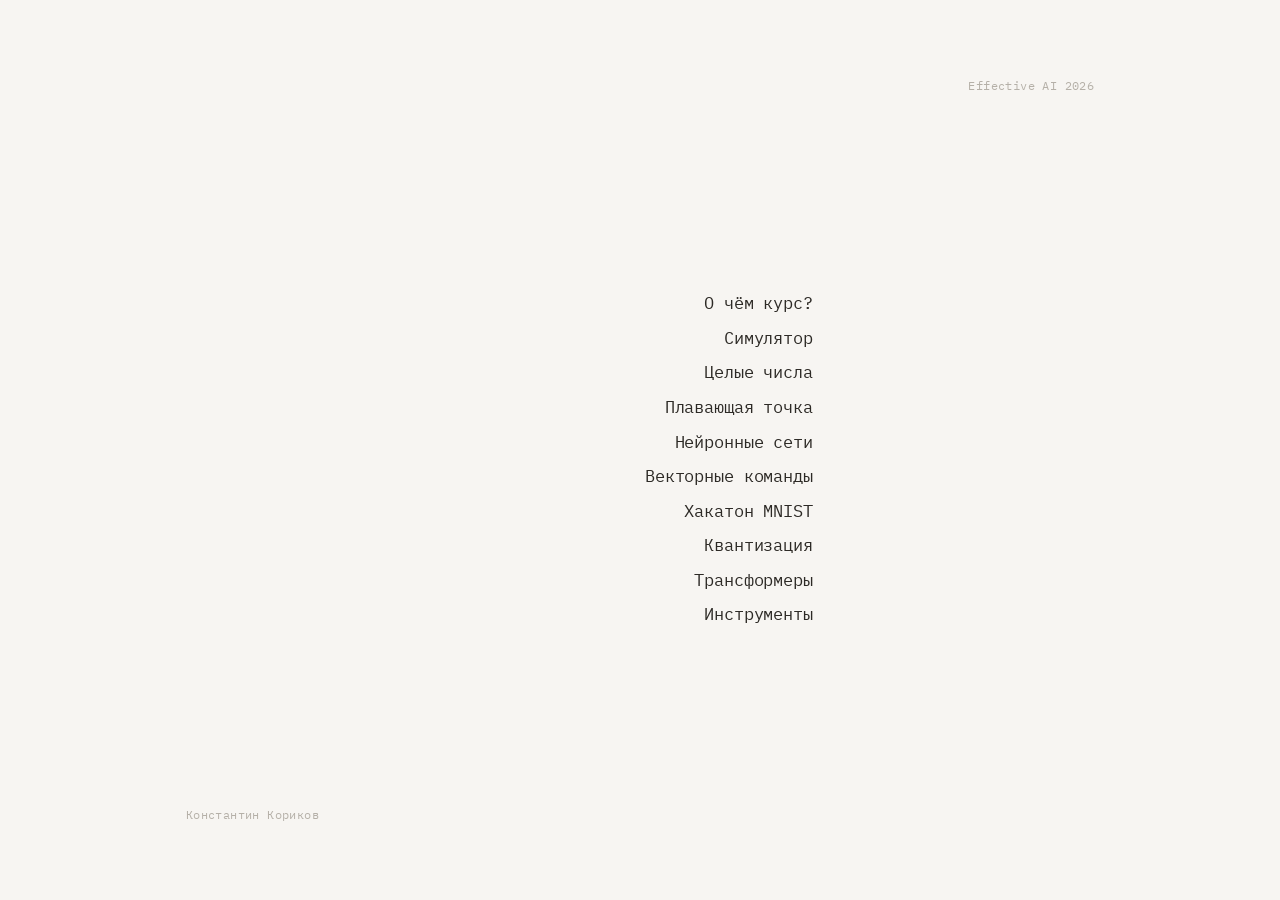
<file: index.html>
<!doctype html>
<html lang="ru">
<head>
	<meta charset="utf-8">
	<title>Effective AI 2026</title>
	<meta name="viewport" content="width=device-width, initial-scale=1.0">

	<!-- Font -->
	<link rel="preconnect" href="https://fonts.googleapis.com">
	<link rel="preconnect" href="https://fonts.gstatic.com" crossorigin>
	<link href="https://fonts.googleapis.com/css2?family=IBM+Plex+Mono:ital,wght@0,300;0,400;0,500;0,600;1,300;1,400;1,500&display=swap" rel="stylesheet">

	<!-- Reveal.js core -->
	<link rel="stylesheet" href="sys/reset.css">
	<link rel="stylesheet" href="sys/reveal.css">
	<link rel="stylesheet" href="sys/theme/effective-ai.css" id="theme">
	<link rel="stylesheet" href="sys/plugin/highlight/warm-paper.css">
</head>

<body>
	<div class="reveal">
		<div class="slides">

			<div class="slide-margins">
				<div class="slide-corner-tl"></div>
				<div class="slide-corner-tr"></div>
				<div class="slide-corner-bl"></div>
				<div class="slide-corner-br"></div>
			</div>

			<section>
				<div class="slide-single align-center">
					<div class="toc">
						<div class="toc-item">
							<a class="toc-title" href="01-intro.html">О чём курс?</a>
						</div>
						<div class="toc-item">
							<a class="toc-title" href="02-simulator.html">Симулятор</a>
						</div>
						<div class="toc-item">
							<a class="toc-title" href="03-integers.html">Целые числа</a>
						</div>
						<div class="toc-item">
							<a class="toc-title" href="04-fp.html">Плавающая точка</a>
						</div>
						<div class="toc-item">
							<a class="toc-title" href="05-nn.html">Нейронные сети</a>
						</div>
						<div class="toc-item">
							<a class="toc-title" href="06-simd.html">Векторные команды</a>
						</div>
						<div class="toc-item">
							<a class="toc-title" href="07-hack.html">Хакатон MNIST</a>
						</div>
						<div class="toc-item">
							<a class="toc-title" href="08-quant.html">Квантизация</a>
						</div>
						<div class="toc-item">
							<a class="toc-title" href="09-transformer.html">Трансформеры</a>
						</div>
						<div class="toc-item">
							<a class="toc-title" href="https://github.com/ckorikov/2026-spring-efficient-ai/blob/main/10-tools.ipynb">Инструменты</a>
						</div>
					</div>
				</div>
			</section>

		</div>
	</div>

	<script src="sys/reveal.js"></script>
	<script src="sys/plugin/notes/notes.js"></script>
	<script src="sys/plugin/highlight/highlight.js"></script>
	<script src="sys/slide-kit.js"></script>

	<script>
		SlideKit.configure({
			tr: 'Effective AI 2026',
			trUrl: 'https://korikov.cc/teaching/2026-mipt-effective-ai-2026/',
			bl: 'Константин Кориков',
			blUrl: 'https://korikov.cc/about/',
			sub: ''
		});

		Reveal.initialize({
			controls: false,
			progress: false,
			center: false,
			hash: false,
			transition: 'fade',
			plugins: [RevealNotes, RevealHighlight]
		});
	</script>
</body>
</html>
</file>
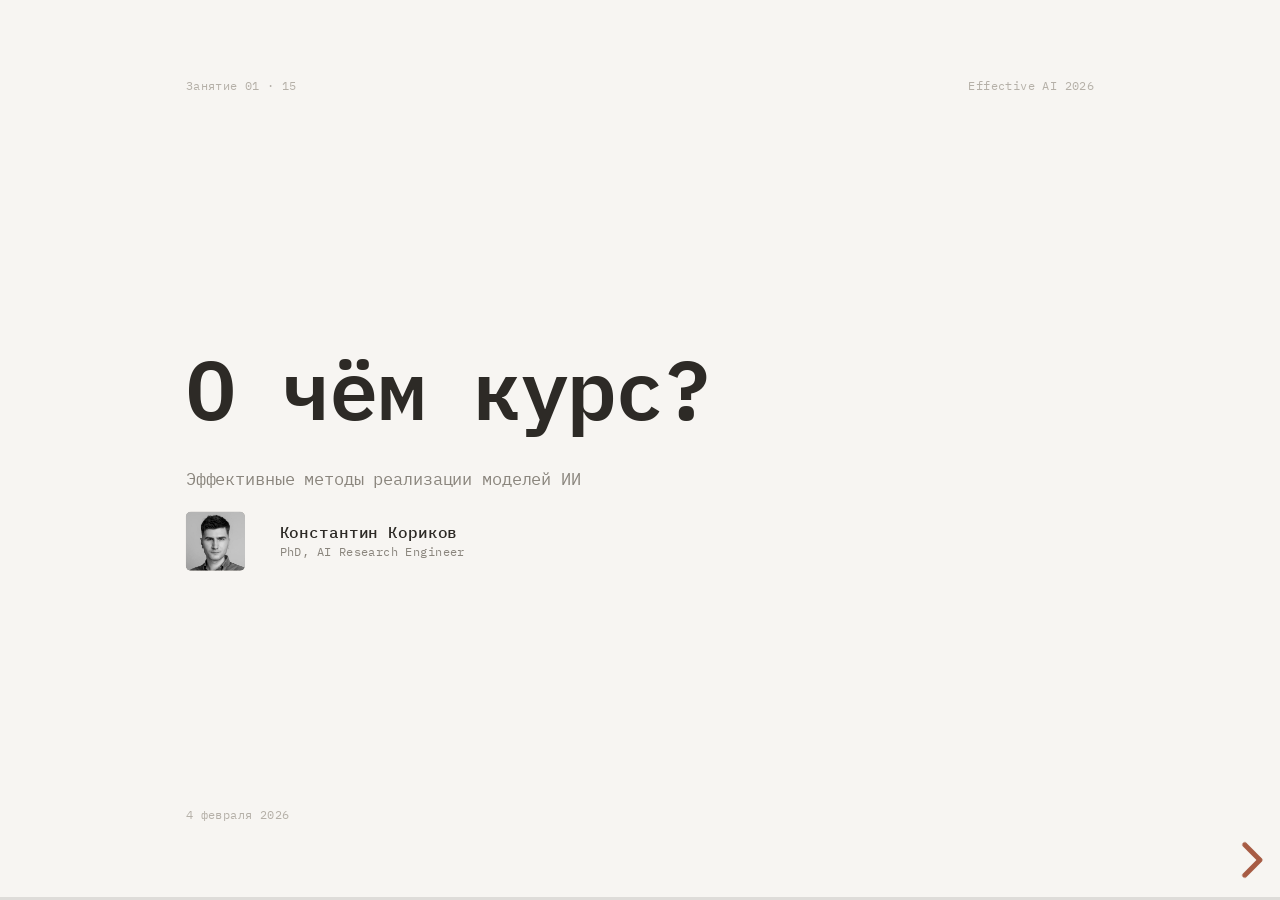
<file: 01-intro.html>
<!doctype html>
<html lang="ru">

<head>
	<meta charset="utf-8">
	<title>Вводное занятие — Effective AI 2026</title>
	<meta name="viewport" content="width=device-width, initial-scale=1.0">

	<!-- Font -->
	<link rel="preconnect" href="https://fonts.googleapis.com">
	<link rel="preconnect" href="https://fonts.gstatic.com" crossorigin>
	<link
		href="https://fonts.googleapis.com/css2?family=IBM+Plex+Mono:ital,wght@0,300;0,400;0,500;0,600;1,300;1,400;1,500&display=swap"
		rel="stylesheet">

	<!-- Reveal.js core -->
	<link rel="stylesheet" href="sys/reset.css">
	<link rel="stylesheet" href="sys/reveal.css">
	<link rel="stylesheet" href="sys/theme/effective-ai.css" id="theme">
	<link rel="stylesheet" href="sys/plugin/highlight/warm-paper.css">
	<link rel="stylesheet" href="sys/plugin/quadrant/quadrant.css">

	<style>
		/* Bloom's Pyramid */
		.bloom-pyramid {
			display: flex;
			flex-direction: column;
			align-items: center;
			gap: 4px;
		}

		.bloom-level {
			display: flex;
			align-items: center;
			justify-content: center;
			height: 36px;
			font-size: 13px;
			font-weight: 500;
			box-sizing: border-box;
		}

		.bloom-level.top {
			border: 1.5px solid var(--r-accent);
			color: var(--r-accent);
		}

		.bloom-level.bottom {
			border: 1px solid var(--r-subtle);
			color: var(--r-muted);
		}
	</style>
</head>

<body>
	<div class="reveal">
		<div class="slides">

			<!-- Persistent margin overlay -->
			<div class="slide-margins">
				<div class="slide-corner-tl"></div>
				<div class="slide-corner-tr"></div>
				<div class="slide-corner-bl"></div>
				<div class="slide-corner-br"></div>
			</div>

			<!-- SLIDE 1 — Title -->
			<section data-tl="Занятие 01 · 15" data-bl="4 февраля 2026">
				<div class="slide-single align-left">
					<h1 class="slide-title">О чём курс?</h1>
					<p class="slide-subtitle text-muted">
						Эффективные методы реализации моделей ИИ
					</p>
					<div class="author">
						<div class="author-photo has-image">
							<img src="assets/ck.jpeg" alt="Constantine Korikov"
								onerror="this.parentElement.classList.remove('has-image')">
						</div>
						<div>
							<div class="author-name">Константин Кориков</div>
							<div class="author-role">PhD, AI Research Engineer</div>
						</div>
					</div>
				</div>
			</section>

			<!-- SLIDE 2 — TOC -->
			<section data-header="План">
				<div class="slide-single align-center">
					<div class="toc">
						<div class="toc-item">
							<span class="toc-title">Знакомство</span>
							<span class="toc-page">15 мин</span>
						</div>
						<div class="toc-item">
							<span class="toc-title">ИИ в образовании</span>
							<span class="toc-page">25 мин</span>
						</div>
						<div class="toc-item">
							<span class="toc-title">Строим курс</span>
							<span class="toc-page">35 мин</span>
						</div>
						<div class="toc-item">
							<span class="toc-title">Формат курса</span>
							<span class="toc-page">15 мин</span>
						</div>
					</div>
				</div>
			</section>

			<!-- SLIDE 3 — Divider: Знакомство -->
			<section data-tr="" data-bl="">
				<div class="slide-divider">
					<h2>Знакомство</h2>
				</div>
			</section>

			<!-- SLIDE 4 — Три вопроса -->
			<section data-header="Знакомство">
				<div class="slide-single align-center">
					<p style="font-size: 1.0em; max-width: 600px; text-align: left; line-height: 1.8;">
						1. Как вас зовут?<br>
						2. Когда вы впервые попробовали AI?<br>
						3. Самый необычный опыт с AI?
					</p>
				</div>
			</section>

			<!-- SLIDE 5 — Divider: ИИ в образовании -->
			<section data-tr="" data-bl="">
				<div class="slide-divider">
					<h2>ИИ в образовании</h2>
				</div>
			</section>

			<!-- SLIDE 6 — Таксономия Блума -->
			<section data-header="Таксономия Блума">
				<div class="slide-single align-center">
					<div class="bloom-pyramid">
						<div class="bloom-level top" style="width: 160px;">Создание</div>
						<div class="bloom-level top" style="width: 210px;">Оценка</div>
						<div class="bloom-level top" style="width: 260px;">Анализ</div>
						<div class="bloom-level bottom" style="width: 310px;">Применение</div>
						<div class="bloom-level bottom" style="width: 360px;">Понимание</div>
						<div class="bloom-level bottom" style="width: 410px;">Знание</div>
					</div>
				</div>
			</section>

			<!-- SLIDE 7 — Divider: Строим курс -->
			<section data-tr="" data-bl="">
				<div class="slide-divider">
					<h2>Строим курс</h2>
				</div>
			</section>

			<!-- SLIDE 8 — Интерактив -->
			<section data-header="Строим курс">
				<div class="slide-single align-center"
					style="display: flex; flex-direction: column; align-items: center; justify-content: center; gap: 24px;">
					<div style="display: grid; grid-template-columns: 1fr 1fr; gap: 24px; width: 100%;">
						<img src="assets/01-intro/class_01.jpg" alt="Class 01"
							style="width: 100%; border-radius: 8px; object-fit: cover;">
						<img src="assets/01-intro/class_02.jpg" alt="Class 02"
							style="width: 100%; border-radius: 8px; object-fit: cover;">
					</div>
					<p class="col-prose-heading" style="font-size: 1.1em;">Планируем курс вместе</p>
				</div>
			</section>

			<!-- SLIDE 9 — Quadrant vote -->
			<section data-header="Голосование за темы">
				<div class="slide-single align-center">
					<div class="quadrant-board" data-axis-top="Математика" data-axis-bottom="Железо"
						data-axis-left="Практика" data-axis-right="Теория">
						<script type="application/json">
							[
							{"id":5,"label":"Практика\nс кодом","x":8,"y":58,"likes":2,"dislikes":0,"rotate":-2},
							{"id":11,"label":"Распараллеливание\nпрограмм","x":16,"y":82,"likes":0,"dislikes":2,"rotate":-3},
							{"id":12,"label":"CUDA","x":30,"y":65,"likes":0,"dislikes":1,"rotate":1},
							{"id":8,"label":"Реализация\nмоделей под\n разные hardware","x":50,"y":82,"likes":2,"dislikes":2,"rotate":3},
							{"id":4,"label":"Уменьшение\nвычислительной\nсложности","x":29,"y":50,"likes":0,"dislikes":0,"rotate":4},
							{"id":3,"label":"Автоматизация\nсоздания моделей","x":14,"y":40,"likes":0,"dislikes":1,"rotate":-1},
							{"id":10,"label":"Не упустить\nвыгоду за\nтрендами","x":49,"y":49,"likes":0,"dislikes":0,"rotate":2},
							{"id":9,"label":"Анализ\nтенденций ИИ\nв решении задач","x":48,"y":50,"likes":0,"dislikes":1,"rotate":-1},
							{"id":7,"label":"Изучить\nсуществующие\nмодели AI","x":52,"y":48,"likes":1,"dislikes":0,"rotate":-4},
							{"id":6,"label":"Эффективное\nснижение\nпараметров","x":75,"y":48,"likes":0,"dislikes":0,"rotate":1},
							{"id":16,"label":"Трансформеры","x":50,"y":12,"likes":1,"dislikes":0,"rotate":0},
							{"id":1,"label":"Нейронные\nсети","x":35,"y":20,"likes":0,"dislikes":1,"rotate":-3},
							{"id":15,"label":"Алгоритмы\nускорения\nматричных вычислений","x":88,"y":10,"likes":0,"dislikes":0,"rotate":-1},
							{"id":13,"label":"Подбор\nобучающих\nданных","x":78,"y":32,"likes":0,"dislikes":0,"rotate":-2},
							{"id":2,"label":"Попробовать\nнаписать куски\nбольших нейронок","x":28,"y":22,"likes":1,"dislikes":0,"rotate":2}
							]
						</script>
					</div>
				</div>
			</section>

			<!-- SLIDE 10 — Программа курса (pipeline) -->
			<section data-header="Программа курса">
				<div class="slide-single align-center">
					<div class="course-pipeline">
						<div class="pipeline-segment" style="flex:6">
							<span class="pipeline-range">~7 занятий</span>
							<div class="pipeline-step">Модуль 1</div>
							<div class="pipeline-desc">От числа к векторному представлению</div>
							<div class="pipeline-topics">
								Симулятор<br>
								Линейная алгебра<br>
								Нейронные сети
							</div>
						</div>
						<div class="pipeline-segment" style="flex:4">
							<span class="pipeline-range">~5 занятий</span>
							<div class="pipeline-step">Модуль 2</div>
							<div class="pipeline-desc">Сжатие и ускорение трансформеров</div>
							<div class="pipeline-topics">
								Тренировка LLM<br>
								Оптимизация инференса
							</div>
						</div>
						<div class="pipeline-segment" style="flex:3">
							<span class="pipeline-range">~3 занятия</span>
							<div class="pipeline-step">Модуль 3</div>
							<div class="pipeline-desc">Вычислительное эссе</div>
							<div class="pipeline-topics">
								Исследование с кодом
							</div>
						</div>
						<div class="pipeline-endpoint pipeline-accent">
							<div class="pipeline-step"><svg width="14" height="14" viewBox="0 0 24 24" fill="none" stroke="currentColor" stroke-width="2" stroke-linecap="round" stroke-linejoin="round"><path d="M22 10v6M2 10l10-5 10 5-10 5z"/><path d="M6 12v5c0 2 3 3 6 3s6-1 6-3v-5"/></svg>Экзамен</div>
						</div>
					</div>
				</div>
			</section>

			<!-- SLIDE 11 — Формат курса -->
			<section data-header="Формат курса">
				<div class="slide-single align-center">
					<div class="subsections">
						<div class="subsection">
							<svg width="28" height="28" viewBox="0 0 24 24" fill="none" stroke="currentColor" stroke-width="1.5" stroke-linecap="round" stroke-linejoin="round">
								<path d="M21 15a2 2 0 0 1-2 2H7l-4 4V5a2 2 0 0 1 2-2h14a2 2 0 0 1 2 2z"/>
							</svg>
							<h3>Связь</h3>
							<p>Telegram-группа для вопросов и объявлений</p>
							<p>Материалы — на GitHub</p>
						</div>
						<div class="subsection">
							<svg width="28" height="28" viewBox="0 0 24 24" fill="none" stroke="currentColor" stroke-width="1.5" stroke-linecap="round" stroke-linejoin="round">
								<rect x="3" y="3" width="7" height="7"/>
								<rect x="14" y="3" width="7" height="7"/>
								<rect x="3" y="14" width="7" height="7"/>
								<rect x="14" y="14" width="7" height="7"/>
							</svg>
							<h3>Формат</h3>
							<p>15 многоформатных занятий</p>
							<p>Практика</p>
						</div>
						<div class="subsection">
							<svg width="28" height="28" viewBox="0 0 24 24" fill="none" stroke="currentColor" stroke-width="1.5" stroke-linecap="round" stroke-linejoin="round">
								<circle cx="12" cy="8" r="6"/>
								<path d="M15.477 12.89 17 22l-5-3-5 3 1.523-9.11"/>
							</svg>
							<h3>Экзамен</h3>
							<p>Верх таксономии Блума</p>
							<p>Промежуточная оценка</p>
						</div>
					</div>
				</div>
			</section>

			<!-- SLIDE 11 — Final -->
			<section data-header="" data-tr="" data-bl="">
				<div class="slide-single align-center">
					<p class="text-muted" style="font-size: 13px;">
						<a href="mailto:constantine.korikov@gmail.com">constantine.korikov@gmail.com</a>
					</p>
				</div>
			</section>

		</div>
	</div>

	<script src="sys/reveal.js"></script>
	<script src="sys/plugin/notes/notes.js"></script>
	<script src="sys/plugin/highlight/highlight.js"></script>
	<script src="sys/slide-kit.js"></script>
	<script src="https://cdnjs.cloudflare.com/ajax/libs/gsap/3.12.5/gsap.min.js"></script>
	<script src="sys/plugin/quadrant/quadrant.js"></script>

	<script>
		SlideKit.configure({
			tr: 'Effective AI 2026',
			trUrl: 'https://korikov.cc/teaching/2026-mipt-effective-ai-2026/',
			bl: 'Константин Кориков',
			blUrl: 'https://korikov.cc/about/',
			sub: 'Занятие 01'
		});

		Reveal.initialize({
			controls: true,
			progress: true,
			center: false,
			hash: true,
			transition: 'fade',
			plugins: [RevealNotes, RevealHighlight]
		});
	</script>
</body>

</html>
</file>
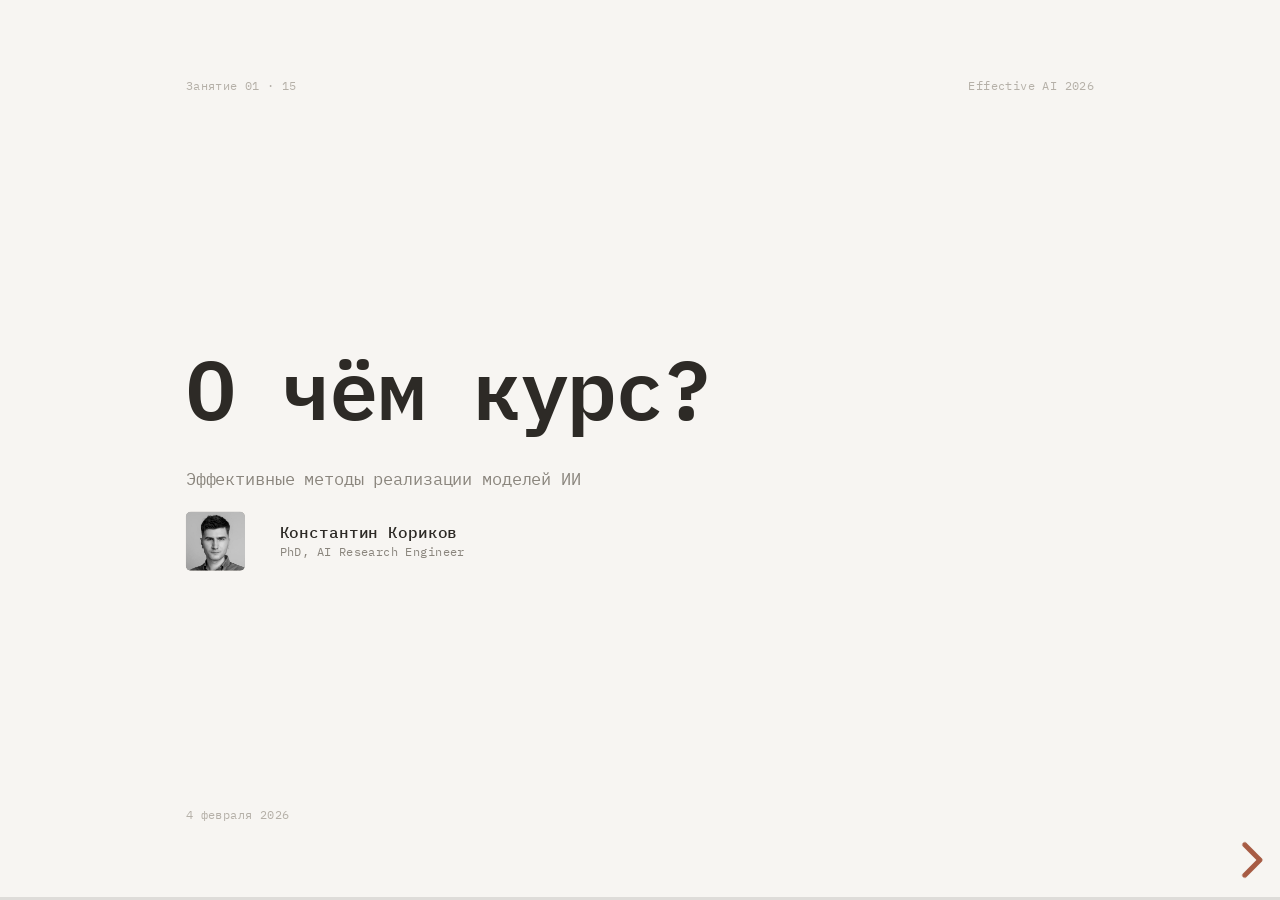
<file: intro.html>
<!doctype html>
<html lang="ru">
<head>
	<meta charset="utf-8">
	<title>Вводное занятие — Effective AI 2026</title>
	<meta name="viewport" content="width=device-width, initial-scale=1.0">

	<!-- Font -->
	<link rel="preconnect" href="https://fonts.googleapis.com">
	<link rel="preconnect" href="https://fonts.gstatic.com" crossorigin>
	<link href="https://fonts.googleapis.com/css2?family=IBM+Plex+Mono:ital,wght@0,300;0,400;0,500;0,600;1,300;1,400;1,500&display=swap" rel="stylesheet">

	<!-- Reveal.js core -->
	<link rel="stylesheet" href="sys/reset.css">
	<link rel="stylesheet" href="sys/reveal.css">
	<link rel="stylesheet" href="sys/theme/effective-ai.css" id="theme">
	<link rel="stylesheet" href="sys/plugin/highlight/warm-paper.css">

	<style>
		/* Bloom's Pyramid */
		.bloom-pyramid {
			display: flex;
			flex-direction: column;
			align-items: center;
			gap: 4px;
		}
		.bloom-level {
			display: flex;
			align-items: center;
			justify-content: center;
			height: 36px;
			font-size: 13px;
			font-weight: 500;
			box-sizing: border-box;
		}
		.bloom-level.top {
			border: 1.5px solid var(--r-accent);
			color: var(--r-accent);
		}
		.bloom-level.bottom {
			border: 1px solid var(--r-subtle);
			color: var(--r-muted);
		}
	</style>
</head>

<body>
	<div class="reveal">
		<div class="slides">

			<!-- Persistent margin overlay -->
			<div class="slide-margins">
				<div class="slide-corner-tl"></div>
				<div class="slide-corner-tr"></div>
				<div class="slide-corner-bl"></div>
				<div class="slide-corner-br"></div>
			</div>

			<!-- SLIDE 1 — Title -->
			<section data-tl="Занятие 01 · 15" data-bl="4 февраля 2026">
				<div class="slide-single align-left">
					<h1 class="slide-title">О чём курс?</h1>
					<p class="slide-subtitle text-muted">
						Эффективные методы реализации моделей ИИ
					</p>
					<div class="author">
						<div class="author-photo has-image">
							<img src="assets/ck.jpeg" alt="Constantine Korikov"
								 onerror="this.parentElement.classList.remove('has-image')">
						</div>
						<div>
							<div class="author-name">Константин Кориков</div>
							<div class="author-role">PhD, AI Research Engineer</div>
						</div>
					</div>
				</div>
			</section>

			<!-- SLIDE 2 — TOC -->
			<section data-header="План">
				<div class="slide-single align-center">
					<div class="toc">
						<div class="toc-item">
							<span class="toc-title">Знакомство</span>
							<span class="toc-page">15 мин</span>
						</div>
						<div class="toc-item">
							<span class="toc-title">ИИ в образовании</span>
							<span class="toc-page">25 мин</span>
						</div>
						<div class="toc-item">
							<span class="toc-title">Строим курс</span>
							<span class="toc-page">35 мин</span>
						</div>
						<div class="toc-item">
							<span class="toc-title">Формат курса</span>
							<span class="toc-page">15 мин</span>
						</div>
					</div>
				</div>
			</section>

			<!-- SLIDE 3 — Divider: Знакомство -->
			<section data-tr="" data-bl="">
				<div class="slide-divider">
					<h2>Знакомство</h2>
				</div>
			</section>

			<!-- SLIDE 4 — Три вопроса -->
			<section data-header="Знакомство">
				<div class="slide-single align-center">
					<p style="font-size: 1.0em; max-width: 600px; text-align: left; line-height: 1.8;">
						1. Как вас зовут?<br>
						2. Когда вы впервые попробовали AI?<br>
						3. Самый необычный опыт с AI?
					</p>
				</div>
			</section>

			<!-- SLIDE 5 — Divider: ИИ в образовании -->
			<section data-tr="" data-bl="">
				<div class="slide-divider">
					<h2>ИИ в образовании</h2>
				</div>
			</section>

			<!-- SLIDE 6 — Таксономия Блума -->
			<section data-header="Таксономия Блума">
				<div class="slide-single align-center">
					<div class="bloom-pyramid">
						<div class="bloom-level top" style="width: 160px;">Создание</div>
						<div class="bloom-level top" style="width: 210px;">Оценка</div>
						<div class="bloom-level top" style="width: 260px;">Анализ</div>
						<div class="bloom-level bottom" style="width: 310px;">Применение</div>
						<div class="bloom-level bottom" style="width: 360px;">Понимание</div>
						<div class="bloom-level bottom" style="width: 410px;">Знание</div>
					</div>
				</div>
			</section>

			<!-- SLIDE 7 — Divider: Строим курс -->
			<section data-tr="" data-bl="">
				<div class="slide-divider">
					<h2>Строим курс</h2>
				</div>
			</section>

			<!-- SLIDE 8 — Формат курса -->
			<section data-header="Формат курса">
				<div class="slide-single align-center">
					<div class="subsections">
						<div class="subsection">
							<h3>Связь</h3>
							<p>Telegram-группа для вопросов и объявлений</p>
							<p>Материалы — на GitHub</p>
						</div>
						<div class="subsection">
							<h3>Формат</h3>
							<p>15 многоформатных занятий</p>
							<p>Практика</p>
						</div>
						<div class="subsection">
							<h3>Экзамен</h3>
							<p>Верх таксономии Блума</p>
							<p>Промежуточная оценка</p>
						</div>
					</div>
				</div>
			</section>

			<!-- SLIDE 9 — Final -->
			<section data-header="" data-tr="" data-bl="">
				<div class="slide-single align-center">
					<p class="text-muted" style="font-size: 13px;">
						<a href="mailto:constantine.korikov@gmail.com">constantine.korikov@gmail.com</a>
					</p>
				</div>
			</section>

		</div>
	</div>

	<script src="sys/reveal.js"></script>
	<script src="sys/plugin/notes/notes.js"></script>
	<script src="sys/plugin/highlight/highlight.js"></script>
	<script src="sys/slide-kit.js"></script>

	<script>
		SlideKit.configure({
			tr: 'Effective AI 2026',
			bl: 'Константин Кориков',
			sub: 'Занятие 01'
		});

		Reveal.initialize({
			controls: true,
			progress: true,
			center: false,
			hash: true,
			transition: 'fade',
			plugins: [RevealNotes, RevealHighlight]
		});
	</script>
</body>
</html>
</file>
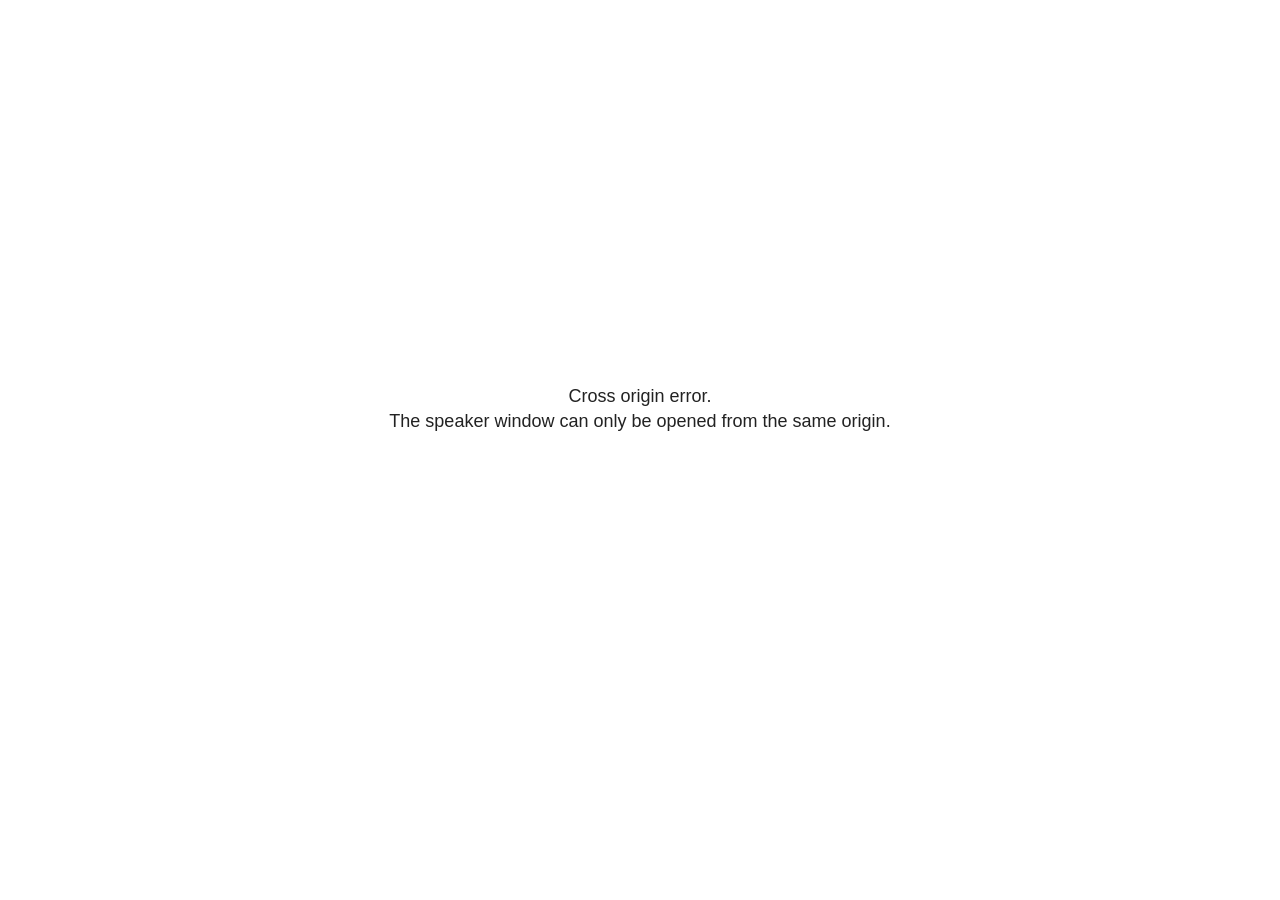
<file: sys/plugin/notes/speaker-view.html>
<!--
	NOTE: You need to build the notes plugin after making changes to this file.
-->
<html lang="en">
	<head>
		<meta charset="utf-8">

		<title>reveal.js - Speaker View</title>

		<style>
			body {
				font-family: Helvetica;
				font-size: 18px;
			}

			#current-slide,
			#upcoming-slide,
			#speaker-controls {
				padding: 6px;
				box-sizing: border-box;
				-moz-box-sizing: border-box;
			}

			#current-slide iframe,
			#upcoming-slide iframe {
				width: 100%;
				height: 100%;
				border: 1px solid #ddd;
			}

			#current-slide .label,
			#upcoming-slide .label {
				position: absolute;
				top: 10px;
				left: 10px;
				z-index: 2;
			}

			#connection-status {
				position: absolute;
				top: 0;
				left: 0;
				width: 100%;
				height: 100%;
				z-index: 20;
				padding: 30% 20% 20% 20%;
				font-size: 18px;
				color: #222;
				background: #fff;
				text-align: center;
				box-sizing: border-box;
				line-height: 1.4;
			}

			.overlay-element {
				height: 34px;
				line-height: 34px;
				padding: 0 10px;
				text-shadow: none;
				background: rgba( 220, 220, 220, 0.8 );
				color: #222;
				font-size: 14px;
			}

			.overlay-element.interactive:hover {
				background: rgba( 220, 220, 220, 1 );
			}

			#current-slide {
				position: absolute;
				width: 60%;
				height: 100%;
				top: 0;
				left: 0;
				padding-right: 0;
			}

			#upcoming-slide {
				position: absolute;
				width: 40%;
				height: 40%;
				right: 0;
				top: 0;
			}

			/* Speaker controls */
			#speaker-controls {
				position: absolute;
				top: 40%;
				right: 0;
				width: 40%;
				height: 60%;
				overflow: auto;
				font-size: 18px;
			}

				.speaker-controls-time.hidden,
				.speaker-controls-notes.hidden {
					display: none;
				}

				.speaker-controls-time .label,
				.speaker-controls-pace .label,
				.speaker-controls-notes .label {
					text-transform: uppercase;
					font-weight: normal;
					font-size: 0.66em;
					color: #666;
					margin: 0;
				}

				.speaker-controls-time, .speaker-controls-pace {
					border-bottom: 1px solid rgba( 200, 200, 200, 0.5 );
					margin-bottom: 10px;
					padding: 10px 16px;
					padding-bottom: 20px;
					cursor: pointer;
				}

				.speaker-controls-time .reset-button {
					opacity: 0;
					float: right;
					color: #666;
					text-decoration: none;
				}
				.speaker-controls-time:hover .reset-button {
					opacity: 1;
				}

				.speaker-controls-time .timer,
				.speaker-controls-time .clock {
					width: 50%;
				}

				.speaker-controls-time .timer,
				.speaker-controls-time .clock,
				.speaker-controls-time .pacing .hours-value,
				.speaker-controls-time .pacing .minutes-value,
				.speaker-controls-time .pacing .seconds-value {
					font-size: 1.9em;
				}

				.speaker-controls-time .timer {
					float: left;
				}

				.speaker-controls-time .clock {
					float: right;
					text-align: right;
				}

				.speaker-controls-time span.mute {
					opacity: 0.3;
				}

				.speaker-controls-time .pacing-title {
					margin-top: 5px;
				}

				.speaker-controls-time .pacing.ahead {
					color: blue;
				}

				.speaker-controls-time .pacing.on-track {
					color: green;
				}

				.speaker-controls-time .pacing.behind {
					color: red;
				}

				.speaker-controls-notes {
					padding: 10px 16px;
				}

				.speaker-controls-notes .value {
					margin-top: 5px;
					line-height: 1.4;
					font-size: 1.2em;
				}

			/* Layout selector */
			#speaker-layout {
				position: absolute;
				top: 10px;
				right: 10px;
				color: #222;
				z-index: 10;
			}
				#speaker-layout select {
					position: absolute;
					width: 100%;
					height: 100%;
					top: 0;
					left: 0;
					border: 0;
					box-shadow: 0;
					cursor: pointer;
					opacity: 0;

					font-size: 1em;
					background-color: transparent;

					-moz-appearance: none;
					-webkit-appearance: none;
					-webkit-tap-highlight-color: rgba(0, 0, 0, 0);
				}

				#speaker-layout select:focus {
					outline: none;
					box-shadow: none;
				}

			.clear {
				clear: both;
			}

			/* Speaker layout: Wide */
			body[data-speaker-layout="wide"] #current-slide,
			body[data-speaker-layout="wide"] #upcoming-slide {
				width: 50%;
				height: 45%;
				padding: 6px;
			}

			body[data-speaker-layout="wide"] #current-slide {
				top: 0;
				left: 0;
			}

			body[data-speaker-layout="wide"] #upcoming-slide {
				top: 0;
				left: 50%;
			}

			body[data-speaker-layout="wide"] #speaker-controls {
				top: 45%;
				left: 0;
				width: 100%;
				height: 50%;
				font-size: 1.25em;
			}

			/* Speaker layout: Tall */
			body[data-speaker-layout="tall"] #current-slide,
			body[data-speaker-layout="tall"] #upcoming-slide {
				width: 45%;
				height: 50%;
				padding: 6px;
			}

			body[data-speaker-layout="tall"] #current-slide {
				top: 0;
				left: 0;
			}

			body[data-speaker-layout="tall"] #upcoming-slide {
				top: 50%;
				left: 0;
			}

			body[data-speaker-layout="tall"] #speaker-controls {
				padding-top: 40px;
				top: 0;
				left: 45%;
				width: 55%;
				height: 100%;
				font-size: 1.25em;
			}

			/* Speaker layout: Notes only */
			body[data-speaker-layout="notes-only"] #current-slide,
			body[data-speaker-layout="notes-only"] #upcoming-slide {
				display: none;
			}

			body[data-speaker-layout="notes-only"] #speaker-controls {
				padding-top: 40px;
				top: 0;
				left: 0;
				width: 100%;
				height: 100%;
				font-size: 1.25em;
			}

			@media screen and (max-width: 1080px) {
				body[data-speaker-layout="default"] #speaker-controls {
					font-size: 16px;
				}
			}

			@media screen and (max-width: 900px) {
				body[data-speaker-layout="default"] #speaker-controls {
					font-size: 14px;
				}
			}

			@media screen and (max-width: 800px) {
				body[data-speaker-layout="default"] #speaker-controls {
					font-size: 12px;
				}
			}

		</style>
	</head>

	<body>

		<div id="connection-status">Loading speaker view...</div>

		<div id="current-slide"></div>
		<div id="upcoming-slide"><span class="overlay-element label">Upcoming</span></div>
		<div id="speaker-controls">
			<div class="speaker-controls-time">
				<h4 class="label">Time <span class="reset-button">Click to Reset</span></h4>
				<div class="clock">
					<span class="clock-value">0:00 AM</span>
				</div>
				<div class="timer">
					<span class="hours-value">00</span><span class="minutes-value">:00</span><span class="seconds-value">:00</span>
				</div>
				<div class="clear"></div>

				<h4 class="label pacing-title" style="display: none">Pacing – Time to finish current slide</h4>
				<div class="pacing" style="display: none">
					<span class="hours-value">00</span><span class="minutes-value">:00</span><span class="seconds-value">:00</span>
				</div>
			</div>

			<div class="speaker-controls-notes hidden">
				<h4 class="label">Notes</h4>
				<div class="value"></div>
			</div>
		</div>
		<div id="speaker-layout" class="overlay-element interactive">
			<span class="speaker-layout-label"></span>
			<select class="speaker-layout-dropdown"></select>
		</div>

		<script>

			(function() {

				var notes,
					notesValue,
					currentState,
					currentSlide,
					upcomingSlide,
					layoutLabel,
					layoutDropdown,
					pendingCalls = {},
					lastRevealApiCallId = 0,
					connected = false

				var connectionStatus = document.querySelector( '#connection-status' );

				var SPEAKER_LAYOUTS = {
					'default': 'Default',
					'wide': 'Wide',
					'tall': 'Tall',
					'notes-only': 'Notes only'
				};

				setupLayout();

				let openerOrigin;

				try {
					openerOrigin = window.opener.location.origin;
				}
				catch ( error ) { console.warn( error ) }

				// In order to prevent XSS, the speaker view will only run if its
				// opener has the same origin as itself
				if( window.location.origin !== openerOrigin ) {
					connectionStatus.innerHTML = 'Cross origin error.<br>The speaker window can only be opened from the same origin.';
					return;
				}

				var connectionTimeout = setTimeout( function() {
					connectionStatus.innerHTML = 'Error connecting to main window.<br>Please try closing and reopening the speaker view.';
				}, 5000 );

				window.addEventListener( 'message', function( event ) {

					// Validate the origin of all messages to avoid parsing messages
					// that aren't meant for us. Ignore when running off file:// so
					// that the speaker view continues to work without a web server.
					if( window.location.origin !== event.origin && window.location.origin !== 'file://' ) {
						return
					}

					clearTimeout( connectionTimeout );
					connectionStatus.style.display = 'none';

					var data = JSON.parse( event.data );

					// The overview mode is only useful to the reveal.js instance
					// where navigation occurs so we don't sync it
					if( data.state ) delete data.state.overview;

					// Messages sent by the notes plugin inside of the main window
					if( data && data.namespace === 'reveal-notes' ) {
						if( data.type === 'connect' ) {
							handleConnectMessage( data );
						}
						else if( data.type === 'state' ) {
							handleStateMessage( data );
						}
						else if( data.type === 'return' ) {
							pendingCalls[data.callId](data.result);
							delete pendingCalls[data.callId];
						}
					}
					// Messages sent by the reveal.js inside of the current slide preview
					else if( data && data.namespace === 'reveal' ) {
						const supportedEvents = [
							'slidechanged',
							'fragmentshown',
							'fragmenthidden',
							'paused',
							'resumed',
							'previewiframe',
							'previewimage',
							'previewvideo',
							'closeoverlay'
						];

						if( /ready/.test( data.eventName ) ) {
							// Send a message back to notify that the handshake is complete
							window.opener.postMessage( JSON.stringify({ namespace: 'reveal-notes', type: 'connected'} ), '*' );
						}
						else if( supportedEvents.includes( data.eventName ) && currentState !== JSON.stringify( data.state ) ) {
							dispatchStateToMainWindow( data.state );
						}
					}

				} );

				/**
				 * Updates the presentation in the main window to match the state
				 * of the presentation in the notes window.
				 */
				const dispatchStateToMainWindow = debounce(( state ) => {
					window.opener.postMessage( JSON.stringify({ method: 'setState', args: [ state ]} ), '*' );
				}, 500);

				/**
				 * Asynchronously calls the Reveal.js API of the main frame.
				 */
				function callRevealApi( methodName, methodArguments, callback ) {

					var callId = ++lastRevealApiCallId;
					pendingCalls[callId] = callback;
					window.opener.postMessage( JSON.stringify( {
						namespace: 'reveal-notes',
						type: 'call',
						callId: callId,
						methodName: methodName,
						arguments: methodArguments
					} ), '*' );

				}

				/**
				 * Called when the main window is trying to establish a
				 * connection.
				 */
				function handleConnectMessage( data ) {

					if( connected === false ) {
						connected = true;

						setupIframes( data );
						setupKeyboard();
						setupNotes();
						setupTimer();
						setupHeartbeat();
					}

				}

				/**
				 * Called when the main window sends an updated state.
				 */
				function handleStateMessage( data ) {

					// Store the most recently set state to avoid circular loops
					// applying the same state
					currentState = JSON.stringify( data.state );

					// No need for updating the notes in case of fragment changes
					if ( data.notes ) {
						notes.classList.remove( 'hidden' );
						notesValue.style.whiteSpace = data.whitespace;
						if( data.markdown ) {
							notesValue.innerHTML = marked( data.notes );
						}
						else {
							notesValue.innerHTML = data.notes;
						}
					}
					else {
						notes.classList.add( 'hidden' );
					}

					// Don't show lightboxes in the upcoming slide
					const { previewVideo, previewImage, previewIframe, ...upcomingState } = data.state;

					// Update the note slides
					currentSlide.contentWindow.postMessage( JSON.stringify({ method: 'setState', args: [ data.state ] }), '*' );
					upcomingSlide.contentWindow.postMessage( JSON.stringify({ method: 'setState', args: [ upcomingState ] }), '*' );
					upcomingSlide.contentWindow.postMessage( JSON.stringify({ method: 'next' }), '*' );

				}

				// Limit to max one state update per X ms
				handleStateMessage = debounce( handleStateMessage, 200 );

				/**
				 * Forward keyboard events to the current slide window.
				 * This enables keyboard events to work even if focus
				 * isn't set on the current slide iframe.
				 *
				 * Block F5 default handling, it reloads and disconnects
				 * the speaker notes window.
				 */
				function setupKeyboard() {

					document.addEventListener( 'keydown', function( event ) {
						if( event.keyCode === 116 || ( event.metaKey && event.keyCode === 82 ) ) {
							event.preventDefault();
							return false;
						}
						currentSlide.contentWindow.postMessage( JSON.stringify({ method: 'triggerKey', args: [ event.keyCode ] }), '*' );
					} );

				}

				/**
				 * Creates the preview iframes.
				 */
				function setupIframes( data ) {

					var params = [
						'receiver',
						'progress=false',
						'history=false',
						'transition=none',
						'autoSlide=0',
						'backgroundTransition=none'
					].join( '&' );

					var urlSeparator = /\?/.test(data.url) ? '&' : '?';
					var hash = '#/' + data.state.indexh + '/' + data.state.indexv;
					var currentURL = data.url + urlSeparator + params + '&scrollActivationWidth=false&postMessageEvents=true' + hash;
					var upcomingURL = data.url + urlSeparator + params + '&scrollActivationWidth=false&controls=false' + hash;

					currentSlide = document.createElement( 'iframe' );
					currentSlide.setAttribute( 'width', 1280 );
					currentSlide.setAttribute( 'height', 1024 );
					currentSlide.setAttribute( 'src', currentURL );
					document.querySelector( '#current-slide' ).appendChild( currentSlide );

					upcomingSlide = document.createElement( 'iframe' );
					upcomingSlide.setAttribute( 'width', 640 );
					upcomingSlide.setAttribute( 'height', 512 );
					upcomingSlide.setAttribute( 'src', upcomingURL );
					document.querySelector( '#upcoming-slide' ).appendChild( upcomingSlide );

				}

				/**
				 * Setup the notes UI.
				 */
				function setupNotes() {

					notes = document.querySelector( '.speaker-controls-notes' );
					notesValue = document.querySelector( '.speaker-controls-notes .value' );

				}

				/**
				 * We send out a heartbeat at all times to ensure we can
				 * reconnect with the main presentation window after reloads.
				 */
				function setupHeartbeat() {

					setInterval( () => {
						window.opener.postMessage( JSON.stringify({ namespace: 'reveal-notes', type: 'heartbeat'} ), '*' );
					}, 1000 );

				}

				function getTimings( callback ) {

					callRevealApi( 'getSlidesAttributes', [], function ( slideAttributes ) {
						callRevealApi( 'getConfig', [], function ( config ) {
							var totalTime = config.totalTime;
							var minTimePerSlide = config.minimumTimePerSlide || 0;
							var defaultTiming = config.defaultTiming;
							if ((defaultTiming == null) && (totalTime == null)) {
								callback(null);
								return;
							}
							// Setting totalTime overrides defaultTiming
							if (totalTime) {
								defaultTiming = 0;
							}
							var timings = [];
							for ( var i in slideAttributes ) {
								var slide = slideAttributes[ i ];
								var timing = defaultTiming;
								if( slide.hasOwnProperty( 'data-timing' )) {
									var t = slide[ 'data-timing' ];
									timing = parseInt(t);
									if( isNaN(timing) ) {
										console.warn("Could not parse timing '" + t + "' of slide " + i + "; using default of " + defaultTiming);
										timing = defaultTiming;
									}
								}
								timings.push(timing);
							}
							if ( totalTime ) {
								// After we've allocated time to individual slides, we summarize it and
								// subtract it from the total time
								var remainingTime = totalTime - timings.reduce( function(a, b) { return a + b; }, 0 );
								// The remaining time is divided by the number of slides that have 0 seconds
								// allocated at the moment, giving the average time-per-slide on the remaining slides
								var remainingSlides = (timings.filter( function(x) { return x == 0 }) ).length
								var timePerSlide = Math.round( remainingTime / remainingSlides, 0 )
								// And now we replace every zero-value timing with that average
								timings = timings.map( function(x) { return (x==0 ? timePerSlide : x) } );
							}
							var slidesUnderMinimum = timings.filter( function(x) { return (x < minTimePerSlide) } ).length
							if ( slidesUnderMinimum ) {
								message = "The pacing time for " + slidesUnderMinimum + " slide(s) is under the configured minimum of " + minTimePerSlide + " seconds. Check the data-timing attribute on individual slides, or consider increasing the totalTime or minimumTimePerSlide configuration options (or removing some slides).";
								alert(message);
							}
							callback( timings );
						} );
					} );

				}

				/**
				 * Return the number of seconds allocated for presenting
				 * all slides up to and including this one.
				 */
				function getTimeAllocated( timings, callback ) {

					callRevealApi( 'getSlidePastCount', [], function ( currentSlide ) {
						var allocated = 0;
						for (var i in timings.slice(0, currentSlide + 1)) {
							allocated += timings[i];
						}
						callback( allocated );
					} );

				}

				/**
				 * Create the timer and clock and start updating them
				 * at an interval.
				 */
				function setupTimer() {

					var start = new Date(),
					timeEl = document.querySelector( '.speaker-controls-time' ),
					clockEl = timeEl.querySelector( '.clock-value' ),
					hoursEl = timeEl.querySelector( '.hours-value' ),
					minutesEl = timeEl.querySelector( '.minutes-value' ),
					secondsEl = timeEl.querySelector( '.seconds-value' ),
					pacingTitleEl = timeEl.querySelector( '.pacing-title' ),
					pacingEl = timeEl.querySelector( '.pacing' ),
					pacingHoursEl = pacingEl.querySelector( '.hours-value' ),
					pacingMinutesEl = pacingEl.querySelector( '.minutes-value' ),
					pacingSecondsEl = pacingEl.querySelector( '.seconds-value' );

					var timings = null;
					getTimings( function ( _timings ) {

						timings = _timings;
						if (_timings !== null) {
							pacingTitleEl.style.removeProperty('display');
							pacingEl.style.removeProperty('display');
						}

						// Update once directly
						_updateTimer();

						// Then update every second
						setInterval( _updateTimer, 1000 );

					} );


					function _resetTimer() {

						if (timings == null) {
							start = new Date();
							_updateTimer();
						}
						else {
							// Reset timer to beginning of current slide
							getTimeAllocated( timings, function ( slideEndTimingSeconds ) {
								var slideEndTiming = slideEndTimingSeconds * 1000;
								callRevealApi( 'getSlidePastCount', [], function ( currentSlide ) {
									var currentSlideTiming = timings[currentSlide] * 1000;
									var previousSlidesTiming = slideEndTiming - currentSlideTiming;
									var now = new Date();
									start = new Date(now.getTime() - previousSlidesTiming);
									_updateTimer();
								} );
							} );
						}

					}

					timeEl.addEventListener( 'click', function() {
						_resetTimer();
						return false;
					} );

					function _displayTime( hrEl, minEl, secEl, time) {

						var sign = Math.sign(time) == -1 ? "-" : "";
						time = Math.abs(Math.round(time / 1000));
						var seconds = time % 60;
						var minutes = Math.floor( time / 60 ) % 60 ;
						var hours = Math.floor( time / ( 60 * 60 )) ;
						hrEl.innerHTML = sign + zeroPadInteger( hours );
						if (hours == 0) {
							hrEl.classList.add( 'mute' );
						}
						else {
							hrEl.classList.remove( 'mute' );
						}
						minEl.innerHTML = ':' + zeroPadInteger( minutes );
						if (hours == 0 && minutes == 0) {
							minEl.classList.add( 'mute' );
						}
						else {
							minEl.classList.remove( 'mute' );
						}
						secEl.innerHTML = ':' + zeroPadInteger( seconds );
					}

					function _updateTimer() {

						var diff, hours, minutes, seconds,
						now = new Date();

						diff = now.getTime() - start.getTime();

						clockEl.innerHTML = now.toLocaleTimeString( 'en-US', { hour12: true, hour: '2-digit', minute:'2-digit' } );
						_displayTime( hoursEl, minutesEl, secondsEl, diff );
						if (timings !== null) {
							_updatePacing(diff);
						}

					}

					function _updatePacing(diff) {

						getTimeAllocated( timings, function ( slideEndTimingSeconds ) {
							var slideEndTiming = slideEndTimingSeconds * 1000;

							callRevealApi( 'getSlidePastCount', [], function ( currentSlide ) {
								var currentSlideTiming = timings[currentSlide] * 1000;
								var timeLeftCurrentSlide = slideEndTiming - diff;
								if (timeLeftCurrentSlide < 0) {
									pacingEl.className = 'pacing behind';
								}
								else if (timeLeftCurrentSlide < currentSlideTiming) {
									pacingEl.className = 'pacing on-track';
								}
								else {
									pacingEl.className = 'pacing ahead';
								}
								_displayTime( pacingHoursEl, pacingMinutesEl, pacingSecondsEl, timeLeftCurrentSlide );
							} );
						} );
					}

				}

				/**
				 * Sets up the speaker view layout and layout selector.
				 */
				function setupLayout() {

					layoutDropdown = document.querySelector( '.speaker-layout-dropdown' );
					layoutLabel = document.querySelector( '.speaker-layout-label' );

					// Render the list of available layouts
					for( var id in SPEAKER_LAYOUTS ) {
						var option = document.createElement( 'option' );
						option.setAttribute( 'value', id );
						option.textContent = SPEAKER_LAYOUTS[ id ];
						layoutDropdown.appendChild( option );
					}

					// Monitor the dropdown for changes
					layoutDropdown.addEventListener( 'change', function( event ) {

						setLayout( layoutDropdown.value );

					}, false );

					// Restore any currently persisted layout
					setLayout( getLayout() );

				}

				/**
				 * Sets a new speaker view layout. The layout is persisted
				 * in local storage.
				 */
				function setLayout( value ) {

					var title = SPEAKER_LAYOUTS[ value ];

					layoutLabel.innerHTML = 'Layout' + ( title ? ( ': ' + title ) : '' );
					layoutDropdown.value = value;

					document.body.setAttribute( 'data-speaker-layout', value );

					// Persist locally
					if( supportsLocalStorage() ) {
						window.localStorage.setItem( 'reveal-speaker-layout', value );
					}

				}

				/**
				 * Returns the ID of the most recently set speaker layout
				 * or our default layout if none has been set.
				 */
				function getLayout() {

					if( supportsLocalStorage() ) {
						var layout = window.localStorage.getItem( 'reveal-speaker-layout' );
						if( layout ) {
							return layout;
						}
					}

					// Default to the first record in the layouts hash
					for( var id in SPEAKER_LAYOUTS ) {
						return id;
					}

				}

				function supportsLocalStorage() {

					try {
						localStorage.setItem('test', 'test');
						localStorage.removeItem('test');
						return true;
					}
					catch( e ) {
						return false;
					}

				}

				function zeroPadInteger( num ) {

					var str = '00' + parseInt( num );
					return str.substring( str.length - 2 );

				}

				/**
				 * Limits the frequency at which a function can be called.
				 */
				function debounce( fn, ms ) {

					var lastTime = 0,
						timeout;

					return function() {

						var args = arguments;
						var context = this;

						clearTimeout( timeout );

						var timeSinceLastCall = Date.now() - lastTime;
						if( timeSinceLastCall > ms ) {
							fn.apply( context, args );
							lastTime = Date.now();
						}
						else {
							timeout = setTimeout( function() {
								fn.apply( context, args );
								lastTime = Date.now();
							}, ms - timeSinceLastCall );
						}

					}

				}

			})();

		</script>
	</body>
</html>
</file>
<file: sys/reveal.css>
/**
 * reveal.js 5.2.1
 * https://revealjs.com
 * MIT licensed
 *
 * Copyright (C) 2011-2024 Hakim El Hattab, https://hakim.se
 */

.reveal .r-stretch,.reveal .stretch{max-width:none;max-height:none}.reveal pre.r-stretch code,.reveal pre.stretch code{height:100%;max-height:100%;box-sizing:border-box}.reveal .r-fit-text{display:inline-block;white-space:nowrap}.reveal .r-stack{display:grid;grid-template-rows:100%}.reveal .r-stack>*{grid-area:1/1;margin:auto}.reveal .r-hstack,.reveal .r-vstack{display:flex}.reveal .r-hstack img,.reveal .r-hstack video,.reveal .r-vstack img,.reveal .r-vstack video{min-width:0;min-height:0;object-fit:contain}.reveal .r-vstack{flex-direction:column;align-items:center;justify-content:center}.reveal .r-hstack{flex-direction:row;align-items:center;justify-content:center}.reveal .items-stretch{align-items:stretch}.reveal .items-start{align-items:flex-start}.reveal .items-center{align-items:center}.reveal .items-end{align-items:flex-end}.reveal .justify-between{justify-content:space-between}.reveal .justify-around{justify-content:space-around}.reveal .justify-start{justify-content:flex-start}.reveal .justify-center{justify-content:center}.reveal .justify-end{justify-content:flex-end}html.reveal-full-page{width:100%;height:100%;height:100vh;height:calc(var(--vh,1vh) * 100);height:100dvh;overflow:hidden}.reveal-viewport{height:100%;overflow:hidden;position:relative;line-height:1;margin:0;background-color:#fff;color:#000;--r-controls-spacing:12px;--r-overlay-header-height:40px;--r-overlay-margin:0px;--r-overlay-padding:6px;--r-overlay-gap:5px}@media screen and (max-width:1024px),(max-height:768px){.reveal-viewport{--r-overlay-header-height:26px}}.reveal-viewport:fullscreen{top:0!important;left:0!important;width:100%!important;height:100%!important;transform:none!important}.reveal .fragment{transition:all .2s ease}.reveal .fragment:not(.custom){opacity:0;visibility:hidden;will-change:opacity}.reveal .fragment.visible{opacity:1;visibility:inherit}.reveal .fragment.disabled{transition:none}.reveal .fragment.grow{opacity:1;visibility:inherit}.reveal .fragment.grow.visible{transform:scale(1.3)}.reveal .fragment.shrink{opacity:1;visibility:inherit}.reveal .fragment.shrink.visible{transform:scale(.7)}.reveal .fragment.zoom-in{transform:scale(.1)}.reveal .fragment.zoom-in.visible{transform:none}.reveal .fragment.fade-out{opacity:1;visibility:inherit}.reveal .fragment.fade-out.visible{opacity:0;visibility:hidden}.reveal .fragment.semi-fade-out{opacity:1;visibility:inherit}.reveal .fragment.semi-fade-out.visible{opacity:.5;visibility:inherit}.reveal .fragment.strike{opacity:1;visibility:inherit}.reveal .fragment.strike.visible{text-decoration:line-through}.reveal .fragment.fade-up{transform:translate(0,40px)}.reveal .fragment.fade-up.visible{transform:translate(0,0)}.reveal .fragment.fade-down{transform:translate(0,-40px)}.reveal .fragment.fade-down.visible{transform:translate(0,0)}.reveal .fragment.fade-right{transform:translate(-40px,0)}.reveal .fragment.fade-right.visible{transform:translate(0,0)}.reveal .fragment.fade-left{transform:translate(40px,0)}.reveal .fragment.fade-left.visible{transform:translate(0,0)}.reveal .fragment.current-visible,.reveal .fragment.fade-in-then-out{opacity:0;visibility:hidden}.reveal .fragment.current-visible.current-fragment,.reveal .fragment.fade-in-then-out.current-fragment{opacity:1;visibility:inherit}.reveal .fragment.fade-in-then-semi-out{opacity:0;visibility:hidden}.reveal .fragment.fade-in-then-semi-out.visible{opacity:.5;visibility:inherit}.reveal .fragment.fade-in-then-semi-out.current-fragment{opacity:1;visibility:inherit}.reveal .fragment.highlight-blue,.reveal .fragment.highlight-current-blue,.reveal .fragment.highlight-current-green,.reveal .fragment.highlight-current-red,.reveal .fragment.highlight-green,.reveal .fragment.highlight-red{opacity:1;visibility:inherit}.reveal .fragment.highlight-red.visible{color:#ff2c2d}.reveal .fragment.highlight-green.visible{color:#17ff2e}.reveal .fragment.highlight-blue.visible{color:#1b91ff}.reveal .fragment.highlight-current-red.current-fragment{color:#ff2c2d}.reveal .fragment.highlight-current-green.current-fragment{color:#17ff2e}.reveal .fragment.highlight-current-blue.current-fragment{color:#1b91ff}.reveal:after{content:"";font-style:italic}.reveal iframe{z-index:1}.reveal a{position:relative}@keyframes bounce-right{0%,10%,25%,40%,50%{transform:translateX(0)}20%{transform:translateX(10px)}30%{transform:translateX(-5px)}}@keyframes bounce-left{0%,10%,25%,40%,50%{transform:translateX(0)}20%{transform:translateX(-10px)}30%{transform:translateX(5px)}}@keyframes bounce-down{0%,10%,25%,40%,50%{transform:translateY(0)}20%{transform:translateY(10px)}30%{transform:translateY(-5px)}}.reveal .controls{display:none;position:absolute;top:auto;bottom:var(--r-controls-spacing);right:var(--r-controls-spacing);left:auto;z-index:11;color:#000;pointer-events:none;font-size:10px}.reveal .controls button{position:absolute;padding:0;background-color:transparent;border:0;outline:0;cursor:pointer;color:currentColor;transform:scale(.9999);transition:color .2s ease,opacity .2s ease,transform .2s ease;z-index:2;pointer-events:auto;font-size:inherit;visibility:hidden;opacity:0;-webkit-appearance:none;-webkit-tap-highlight-color:transparent}.reveal .controls .controls-arrow:after,.reveal .controls .controls-arrow:before{content:"";position:absolute;top:0;left:0;width:2.6em;height:.5em;border-radius:.25em;background-color:currentColor;transition:all .15s ease,background-color .8s ease;transform-origin:.2em 50%;will-change:transform}.reveal .controls .controls-arrow{position:relative;width:3.6em;height:3.6em}.reveal .controls .controls-arrow:before{transform:translateX(.5em) translateY(1.55em) rotate(45deg)}.reveal .controls .controls-arrow:after{transform:translateX(.5em) translateY(1.55em) rotate(-45deg)}.reveal .controls .controls-arrow:hover:before{transform:translateX(.5em) translateY(1.55em) rotate(40deg)}.reveal .controls .controls-arrow:hover:after{transform:translateX(.5em) translateY(1.55em) rotate(-40deg)}.reveal .controls .controls-arrow:active:before{transform:translateX(.5em) translateY(1.55em) rotate(36deg)}.reveal .controls .controls-arrow:active:after{transform:translateX(.5em) translateY(1.55em) rotate(-36deg)}.reveal .controls .navigate-left{right:6.4em;bottom:3.2em;transform:translateX(-10px)}.reveal .controls .navigate-left.highlight{animation:bounce-left 2s 50 both ease-out}.reveal .controls .navigate-right{right:0;bottom:3.2em;transform:translateX(10px)}.reveal .controls .navigate-right .controls-arrow{transform:rotate(180deg)}.reveal .controls .navigate-right.highlight{animation:bounce-right 2s 50 both ease-out}.reveal .controls .navigate-up{right:3.2em;bottom:6.4em;transform:translateY(-10px)}.reveal .controls .navigate-up .controls-arrow{transform:rotate(90deg)}.reveal .controls .navigate-down{right:3.2em;bottom:-1.4em;padding-bottom:1.4em;transform:translateY(10px)}.reveal .controls .navigate-down .controls-arrow{transform:rotate(-90deg)}.reveal .controls .navigate-down.highlight{animation:bounce-down 2s 50 both ease-out}.reveal .controls[data-controls-back-arrows=faded] .navigate-up.enabled{opacity:.3}.reveal .controls[data-controls-back-arrows=faded] .navigate-up.enabled:hover{opacity:1}.reveal .controls[data-controls-back-arrows=hidden] .navigate-up.enabled{opacity:0;visibility:hidden}.reveal .controls .enabled{visibility:visible;opacity:.9;cursor:pointer;transform:none}.reveal .controls .enabled.fragmented{opacity:.5}.reveal .controls .enabled.fragmented:hover,.reveal .controls .enabled:hover{opacity:1}.reveal:not(.rtl) .controls[data-controls-back-arrows=faded] .navigate-left.enabled{opacity:.3}.reveal:not(.rtl) .controls[data-controls-back-arrows=faded] .navigate-left.enabled:hover{opacity:1}.reveal:not(.rtl) .controls[data-controls-back-arrows=hidden] .navigate-left.enabled{opacity:0;visibility:hidden}.reveal.rtl .controls[data-controls-back-arrows=faded] .navigate-right.enabled{opacity:.3}.reveal.rtl .controls[data-controls-back-arrows=faded] .navigate-right.enabled:hover{opacity:1}.reveal.rtl .controls[data-controls-back-arrows=hidden] .navigate-right.enabled{opacity:0;visibility:hidden}.reveal[data-navigation-mode=linear].has-horizontal-slides .navigate-down,.reveal[data-navigation-mode=linear].has-horizontal-slides .navigate-up{display:none}.reveal:not(.has-vertical-slides) .controls .navigate-left,.reveal[data-navigation-mode=linear].has-horizontal-slides .navigate-left{bottom:1.4em;right:5.5em}.reveal:not(.has-vertical-slides) .controls .navigate-right,.reveal[data-navigation-mode=linear].has-horizontal-slides .navigate-right{bottom:1.4em;right:.5em}.reveal:not(.has-horizontal-slides) .controls .navigate-up{right:1.4em;bottom:5em}.reveal:not(.has-horizontal-slides) .controls .navigate-down{right:1.4em;bottom:.5em}.reveal.has-dark-background .controls{color:#fff}.reveal.has-light-background .controls{color:#000}.reveal.no-hover .controls .controls-arrow:active:before,.reveal.no-hover .controls .controls-arrow:hover:before{transform:translateX(.5em) translateY(1.55em) rotate(45deg)}.reveal.no-hover .controls .controls-arrow:active:after,.reveal.no-hover .controls .controls-arrow:hover:after{transform:translateX(.5em) translateY(1.55em) rotate(-45deg)}@media screen and (min-width:500px){.reveal-viewport{--r-controls-spacing:0.8em}.reveal .controls[data-controls-layout=edges]{top:0;right:0;bottom:0;left:0}.reveal .controls[data-controls-layout=edges] .navigate-down,.reveal .controls[data-controls-layout=edges] .navigate-left,.reveal .controls[data-controls-layout=edges] .navigate-right,.reveal .controls[data-controls-layout=edges] .navigate-up{bottom:auto;right:auto}.reveal .controls[data-controls-layout=edges] .navigate-left{top:50%;left:var(--r-controls-spacing);margin-top:-1.8em}.reveal .controls[data-controls-layout=edges] .navigate-right{top:50%;right:var(--r-controls-spacing);margin-top:-1.8em}.reveal .controls[data-controls-layout=edges] .navigate-up{top:var(--r-controls-spacing);left:50%;margin-left:-1.8em}.reveal .controls[data-controls-layout=edges] .navigate-down{bottom:calc(var(--r-controls-spacing) - 1.4em + .3em);left:50%;margin-left:-1.8em}}.reveal .progress{position:absolute;display:none;height:3px;width:100%;bottom:0;left:0;z-index:10;background-color:rgba(0,0,0,.2);color:#fff}.reveal .progress:after{content:"";display:block;position:absolute;height:10px;width:100%;top:-10px}.reveal .progress span{display:block;height:100%;width:100%;background-color:currentColor;transition:transform .8s cubic-bezier(.26,.86,.44,.985);transform-origin:0 0;transform:scaleX(0)}.reveal .slide-number{position:absolute;display:block;right:8px;bottom:8px;z-index:31;font-family:Helvetica,sans-serif;font-size:12px;line-height:1;color:#fff;background-color:rgba(0,0,0,.4);padding:5px}.reveal .slide-number a{color:currentColor}.reveal .slide-number-delimiter{margin:0 3px}.reveal{position:relative;width:100%;height:100%;overflow:hidden;touch-action:pinch-zoom}.reveal.embedded{touch-action:pan-y}.reveal.embedded.is-vertical-slide{touch-action:none}.reveal .slides{position:absolute;width:100%;height:100%;top:0;right:0;bottom:0;left:0;margin:auto;pointer-events:none;overflow:visible;z-index:1;text-align:center;perspective:600px;perspective-origin:50% 40%}.reveal .slides>section{perspective:600px}.reveal .slides>section,.reveal .slides>section>section{display:none;position:absolute;width:100%;pointer-events:auto;z-index:10;transform-style:flat;transition:transform-origin .8s cubic-bezier(.26,.86,.44,.985),transform .8s cubic-bezier(.26,.86,.44,.985),visibility .8s cubic-bezier(.26,.86,.44,.985),opacity .8s cubic-bezier(.26,.86,.44,.985)}.reveal[data-transition-speed=fast] .slides section{transition-duration:.4s}.reveal[data-transition-speed=slow] .slides section{transition-duration:1.2s}.reveal .slides section[data-transition-speed=fast]{transition-duration:.4s}.reveal .slides section[data-transition-speed=slow]{transition-duration:1.2s}.reveal .slides>section.stack{padding-top:0;padding-bottom:0;pointer-events:none;height:100%}.reveal .slides>section.present,.reveal .slides>section>section.present{display:block;z-index:11;opacity:1}.reveal .slides>section:empty,.reveal .slides>section>section:empty,.reveal .slides>section>section[data-background-interactive],.reveal .slides>section[data-background-interactive]{pointer-events:none}.reveal.center,.reveal.center .slides,.reveal.center .slides section{min-height:0!important}.reveal .slides>section:not(.present),.reveal .slides>section>section:not(.present){pointer-events:none}.reveal.overview .slides>section,.reveal.overview .slides>section>section{pointer-events:auto}.reveal .slides>section.future,.reveal .slides>section.future>section,.reveal .slides>section.past,.reveal .slides>section.past>section,.reveal .slides>section>section.future,.reveal .slides>section>section.past{opacity:0}.reveal .slides>section[data-transition=slide].past,.reveal .slides>section[data-transition~=slide-out].past,.reveal.slide .slides>section:not([data-transition]).past{transform:translate(-150%,0)}.reveal .slides>section[data-transition=slide].future,.reveal .slides>section[data-transition~=slide-in].future,.reveal.slide .slides>section:not([data-transition]).future{transform:translate(150%,0)}.reveal .slides>section>section[data-transition=slide].past,.reveal .slides>section>section[data-transition~=slide-out].past,.reveal.slide .slides>section>section:not([data-transition]).past{transform:translate(0,-150%)}.reveal .slides>section>section[data-transition=slide].future,.reveal .slides>section>section[data-transition~=slide-in].future,.reveal.slide .slides>section>section:not([data-transition]).future{transform:translate(0,150%)}.reveal .slides>section[data-transition=linear].past,.reveal .slides>section[data-transition~=linear-out].past,.reveal.linear .slides>section:not([data-transition]).past{transform:translate(-150%,0)}.reveal .slides>section[data-transition=linear].future,.reveal .slides>section[data-transition~=linear-in].future,.reveal.linear .slides>section:not([data-transition]).future{transform:translate(150%,0)}.reveal .slides>section>section[data-transition=linear].past,.reveal .slides>section>section[data-transition~=linear-out].past,.reveal.linear .slides>section>section:not([data-transition]).past{transform:translate(0,-150%)}.reveal .slides>section>section[data-transition=linear].future,.reveal .slides>section>section[data-transition~=linear-in].future,.reveal.linear .slides>section>section:not([data-transition]).future{transform:translate(0,150%)}.reveal .slides section[data-transition=default].stack,.reveal.default .slides section.stack{transform-style:preserve-3d}.reveal .slides>section[data-transition=default].past,.reveal .slides>section[data-transition~=default-out].past,.reveal.default .slides>section:not([data-transition]).past{transform:translate3d(-100%,0,0) rotateY(-90deg) translate3d(-100%,0,0)}.reveal .slides>section[data-transition=default].future,.reveal .slides>section[data-transition~=default-in].future,.reveal.default .slides>section:not([data-transition]).future{transform:translate3d(100%,0,0) rotateY(90deg) translate3d(100%,0,0)}.reveal .slides>section>section[data-transition=default].past,.reveal .slides>section>section[data-transition~=default-out].past,.reveal.default .slides>section>section:not([data-transition]).past{transform:translate3d(0,-300px,0) rotateX(70deg) translate3d(0,-300px,0)}.reveal .slides>section>section[data-transition=default].future,.reveal .slides>section>section[data-transition~=default-in].future,.reveal.default .slides>section>section:not([data-transition]).future{transform:translate3d(0,300px,0) rotateX(-70deg) translate3d(0,300px,0)}.reveal .slides section[data-transition=convex].stack,.reveal.convex .slides section.stack{transform-style:preserve-3d}.reveal .slides>section[data-transition=convex].past,.reveal .slides>section[data-transition~=convex-out].past,.reveal.convex .slides>section:not([data-transition]).past{transform:translate3d(-100%,0,0) rotateY(-90deg) translate3d(-100%,0,0)}.reveal .slides>section[data-transition=convex].future,.reveal .slides>section[data-transition~=convex-in].future,.reveal.convex .slides>section:not([data-transition]).future{transform:translate3d(100%,0,0) rotateY(90deg) translate3d(100%,0,0)}.reveal .slides>section>section[data-transition=convex].past,.reveal .slides>section>section[data-transition~=convex-out].past,.reveal.convex .slides>section>section:not([data-transition]).past{transform:translate3d(0,-300px,0) rotateX(70deg) translate3d(0,-300px,0)}.reveal .slides>section>section[data-transition=convex].future,.reveal .slides>section>section[data-transition~=convex-in].future,.reveal.convex .slides>section>section:not([data-transition]).future{transform:translate3d(0,300px,0) rotateX(-70deg) translate3d(0,300px,0)}.reveal .slides section[data-transition=concave].stack,.reveal.concave .slides section.stack{transform-style:preserve-3d}.reveal .slides>section[data-transition=concave].past,.reveal .slides>section[data-transition~=concave-out].past,.reveal.concave .slides>section:not([data-transition]).past{transform:translate3d(-100%,0,0) rotateY(90deg) translate3d(-100%,0,0)}.reveal .slides>section[data-transition=concave].future,.reveal .slides>section[data-transition~=concave-in].future,.reveal.concave .slides>section:not([data-transition]).future{transform:translate3d(100%,0,0) rotateY(-90deg) translate3d(100%,0,0)}.reveal .slides>section>section[data-transition=concave].past,.reveal .slides>section>section[data-transition~=concave-out].past,.reveal.concave .slides>section>section:not([data-transition]).past{transform:translate3d(0,-80%,0) rotateX(-70deg) translate3d(0,-80%,0)}.reveal .slides>section>section[data-transition=concave].future,.reveal .slides>section>section[data-transition~=concave-in].future,.reveal.concave .slides>section>section:not([data-transition]).future{transform:translate3d(0,80%,0) rotateX(70deg) translate3d(0,80%,0)}.reveal .slides section[data-transition=zoom],.reveal.zoom .slides section:not([data-transition]){transition-timing-function:ease}.reveal .slides>section[data-transition=zoom].past,.reveal .slides>section[data-transition~=zoom-out].past,.reveal.zoom .slides>section:not([data-transition]).past{visibility:hidden;transform:scale(16)}.reveal .slides>section[data-transition=zoom].future,.reveal .slides>section[data-transition~=zoom-in].future,.reveal.zoom .slides>section:not([data-transition]).future{visibility:hidden;transform:scale(.2)}.reveal .slides>section>section[data-transition=zoom].past,.reveal .slides>section>section[data-transition~=zoom-out].past,.reveal.zoom .slides>section>section:not([data-transition]).past{transform:scale(16)}.reveal .slides>section>section[data-transition=zoom].future,.reveal .slides>section>section[data-transition~=zoom-in].future,.reveal.zoom .slides>section>section:not([data-transition]).future{transform:scale(.2)}.reveal.cube .slides{perspective:1300px}.reveal.cube .slides section{padding:30px;min-height:700px;backface-visibility:hidden;box-sizing:border-box;transform-style:preserve-3d}.reveal.center.cube .slides section{min-height:0}.reveal.cube .slides section:not(.stack):before{content:"";position:absolute;display:block;width:100%;height:100%;left:0;top:0;background:rgba(0,0,0,.1);border-radius:4px;transform:translateZ(-20px)}.reveal.cube .slides section:not(.stack):after{content:"";position:absolute;display:block;width:90%;height:30px;left:5%;bottom:0;background:0 0;z-index:1;border-radius:4px;box-shadow:0 95px 25px rgba(0,0,0,.2);transform:translateZ(-90px) rotateX(65deg)}.reveal.cube .slides>section.stack{padding:0;background:0 0}.reveal.cube .slides>section.past{transform-origin:100% 0;transform:translate3d(-100%,0,0) rotateY(-90deg)}.reveal.cube .slides>section.future{transform-origin:0 0;transform:translate3d(100%,0,0) rotateY(90deg)}.reveal.cube .slides>section>section.past{transform-origin:0 100%;transform:translate3d(0,-100%,0) rotateX(90deg)}.reveal.cube .slides>section>section.future{transform-origin:0 0;transform:translate3d(0,100%,0) rotateX(-90deg)}.reveal.page .slides{perspective-origin:0 50%;perspective:3000px}.reveal.page .slides section{padding:30px;min-height:700px;box-sizing:border-box;transform-style:preserve-3d}.reveal.page .slides section.past{z-index:12}.reveal.page .slides section:not(.stack):before{content:"";position:absolute;display:block;width:100%;height:100%;left:0;top:0;background:rgba(0,0,0,.1);transform:translateZ(-20px)}.reveal.page .slides section:not(.stack):after{content:"";position:absolute;display:block;width:90%;height:30px;left:5%;bottom:0;background:0 0;z-index:1;border-radius:4px;box-shadow:0 95px 25px rgba(0,0,0,.2);transform:translateZ(-90px) rotateX(65deg)}.reveal.page .slides>section.stack{padding:0;background:0 0}.reveal.page .slides>section.past{transform-origin:0 0;transform:translate3d(-40%,0,0) rotateY(-80deg)}.reveal.page .slides>section.future{transform-origin:100% 0;transform:translate3d(0,0,0)}.reveal.page .slides>section>section.past{transform-origin:0 0;transform:translate3d(0,-40%,0) rotateX(80deg)}.reveal.page .slides>section>section.future{transform-origin:0 100%;transform:translate3d(0,0,0)}.reveal .slides section[data-transition=fade],.reveal.fade .slides section:not([data-transition]),.reveal.fade .slides>section>section:not([data-transition]){transform:none;transition:opacity .5s}.reveal.fade.overview .slides section,.reveal.fade.overview .slides>section>section{transition:none}.reveal .slides section[data-transition=none],.reveal.none .slides section:not([data-transition]){transform:none;transition:none}.reveal .pause-overlay{position:absolute;top:0;left:0;width:100%;height:100%;background:#000;visibility:hidden;opacity:0;z-index:100;transition:all 1s ease}.reveal .pause-overlay .resume-button{position:absolute;bottom:20px;right:20px;color:#ccc;border-radius:2px;padding:6px 14px;border:2px solid #ccc;font-size:16px;background:0 0;cursor:pointer}.reveal .pause-overlay .resume-button:hover{color:#fff;border-color:#fff}.reveal.paused .pause-overlay{visibility:visible;opacity:1}.reveal .no-transition,.reveal .no-transition *,.reveal .slides.disable-slide-transitions section{transition:none!important}.reveal .slides.disable-slide-transitions section{transform:none!important}.reveal .backgrounds{position:absolute;width:100%;height:100%;top:0;left:0;perspective:600px}.reveal .slide-background{display:none;position:absolute;width:100%;height:100%;opacity:0;visibility:hidden;overflow:hidden;background-color:rgba(0,0,0,0);transition:all .8s cubic-bezier(.26,.86,.44,.985)}.reveal .slide-background-content{position:absolute;width:100%;height:100%;background-position:50% 50%;background-repeat:no-repeat;background-size:cover}.reveal .slide-background.stack{display:block}.reveal .slide-background.present{opacity:1;visibility:visible;z-index:2}.print-pdf .reveal .slide-background{opacity:1!important;visibility:visible!important}.reveal .slide-background video{position:absolute;width:100%;height:100%;max-width:none;max-height:none;top:0;left:0;object-fit:cover}.reveal .slide-background[data-background-size=contain] video{object-fit:contain}.reveal>.backgrounds .slide-background[data-background-transition=none],.reveal[data-background-transition=none]>.backgrounds .slide-background:not([data-background-transition]){transition:none}.reveal>.backgrounds .slide-background[data-background-transition=slide],.reveal[data-background-transition=slide]>.backgrounds .slide-background:not([data-background-transition]){opacity:1}.reveal>.backgrounds .slide-background.past[data-background-transition=slide],.reveal[data-background-transition=slide]>.backgrounds .slide-background.past:not([data-background-transition]){transform:translate(-100%,0)}.reveal>.backgrounds .slide-background.future[data-background-transition=slide],.reveal[data-background-transition=slide]>.backgrounds .slide-background.future:not([data-background-transition]){transform:translate(100%,0)}.reveal>.backgrounds .slide-background>.slide-background.past[data-background-transition=slide],.reveal[data-background-transition=slide]>.backgrounds .slide-background>.slide-background.past:not([data-background-transition]){transform:translate(0,-100%)}.reveal>.backgrounds .slide-background>.slide-background.future[data-background-transition=slide],.reveal[data-background-transition=slide]>.backgrounds .slide-background>.slide-background.future:not([data-background-transition]){transform:translate(0,100%)}.reveal>.backgrounds .slide-background.past[data-background-transition=convex],.reveal[data-background-transition=convex]>.backgrounds .slide-background.past:not([data-background-transition]){opacity:0;transform:translate3d(-100%,0,0) rotateY(-90deg) translate3d(-100%,0,0)}.reveal>.backgrounds .slide-background.future[data-background-transition=convex],.reveal[data-background-transition=convex]>.backgrounds .slide-background.future:not([data-background-transition]){opacity:0;transform:translate3d(100%,0,0) rotateY(90deg) translate3d(100%,0,0)}.reveal>.backgrounds .slide-background>.slide-background.past[data-background-transition=convex],.reveal[data-background-transition=convex]>.backgrounds .slide-background>.slide-background.past:not([data-background-transition]){opacity:0;transform:translate3d(0,-100%,0) rotateX(90deg) translate3d(0,-100%,0)}.reveal>.backgrounds .slide-background>.slide-background.future[data-background-transition=convex],.reveal[data-background-transition=convex]>.backgrounds .slide-background>.slide-background.future:not([data-background-transition]){opacity:0;transform:translate3d(0,100%,0) rotateX(-90deg) translate3d(0,100%,0)}.reveal>.backgrounds .slide-background.past[data-background-transition=concave],.reveal[data-background-transition=concave]>.backgrounds .slide-background.past:not([data-background-transition]){opacity:0;transform:translate3d(-100%,0,0) rotateY(90deg) translate3d(-100%,0,0)}.reveal>.backgrounds .slide-background.future[data-background-transition=concave],.reveal[data-background-transition=concave]>.backgrounds .slide-background.future:not([data-background-transition]){opacity:0;transform:translate3d(100%,0,0) rotateY(-90deg) translate3d(100%,0,0)}.reveal>.backgrounds .slide-background>.slide-background.past[data-background-transition=concave],.reveal[data-background-transition=concave]>.backgrounds .slide-background>.slide-background.past:not([data-background-transition]){opacity:0;transform:translate3d(0,-100%,0) rotateX(-90deg) translate3d(0,-100%,0)}.reveal>.backgrounds .slide-background>.slide-background.future[data-background-transition=concave],.reveal[data-background-transition=concave]>.backgrounds .slide-background>.slide-background.future:not([data-background-transition]){opacity:0;transform:translate3d(0,100%,0) rotateX(90deg) translate3d(0,100%,0)}.reveal>.backgrounds .slide-background[data-background-transition=zoom],.reveal[data-background-transition=zoom]>.backgrounds .slide-background:not([data-background-transition]){transition-timing-function:ease}.reveal>.backgrounds .slide-background.past[data-background-transition=zoom],.reveal[data-background-transition=zoom]>.backgrounds .slide-background.past:not([data-background-transition]){opacity:0;visibility:hidden;transform:scale(16)}.reveal>.backgrounds .slide-background.future[data-background-transition=zoom],.reveal[data-background-transition=zoom]>.backgrounds .slide-background.future:not([data-background-transition]){opacity:0;visibility:hidden;transform:scale(.2)}.reveal>.backgrounds .slide-background>.slide-background.past[data-background-transition=zoom],.reveal[data-background-transition=zoom]>.backgrounds .slide-background>.slide-background.past:not([data-background-transition]){opacity:0;visibility:hidden;transform:scale(16)}.reveal>.backgrounds .slide-background>.slide-background.future[data-background-transition=zoom],.reveal[data-background-transition=zoom]>.backgrounds .slide-background>.slide-background.future:not([data-background-transition]){opacity:0;visibility:hidden;transform:scale(.2)}.reveal[data-transition-speed=fast]>.backgrounds .slide-background{transition-duration:.4s}.reveal[data-transition-speed=slow]>.backgrounds .slide-background{transition-duration:1.2s}.reveal [data-auto-animate-target^=unmatched]{will-change:opacity}.reveal section[data-auto-animate]:not(.stack):not([data-auto-animate=running]) [data-auto-animate-target^=unmatched]{opacity:0}.reveal.overview{perspective-origin:50% 50%;perspective:700px}.reveal.overview .slides section{height:100%;top:0!important;opacity:1!important;overflow:hidden;visibility:visible!important;cursor:pointer;box-sizing:border-box}.reveal.overview .slides section.present,.reveal.overview .slides section:hover{outline:10px solid rgba(150,150,150,.6);outline-offset:10px}.reveal.overview .slides section.present{outline:10px solid var(--r-link-color)}.reveal.overview .slides section .fragment{opacity:1;transition:none}.reveal.overview .slides section:after,.reveal.overview .slides section:before{display:none!important}.reveal.overview .slides>section.stack{padding:0;top:0!important;background:0 0;outline:0;overflow:visible}.reveal.overview .backgrounds{perspective:inherit}.reveal.overview .backgrounds .slide-background{opacity:1;visibility:visible;outline:10px solid rgba(150,150,150,.1);outline-offset:10px}.reveal.overview .backgrounds .slide-background.stack{overflow:visible}.reveal.overview .slides section,.reveal.overview-deactivating .slides section{transition:none}.reveal.overview .backgrounds .slide-background,.reveal.overview-deactivating .backgrounds .slide-background{transition:none}.reveal.rtl .slides,.reveal.rtl .slides h1,.reveal.rtl .slides h2,.reveal.rtl .slides h3,.reveal.rtl .slides h4,.reveal.rtl .slides h5,.reveal.rtl .slides h6{direction:rtl;font-family:sans-serif}.reveal.rtl code,.reveal.rtl pre{direction:ltr}.reveal.rtl ol,.reveal.rtl ul{text-align:right}.reveal.rtl .progress span{transform-origin:100% 0}.reveal.has-parallax-background .backgrounds{transition:all .8s ease}.reveal.has-parallax-background[data-transition-speed=fast] .backgrounds{transition-duration:.4s}.reveal.has-parallax-background[data-transition-speed=slow] .backgrounds{transition-duration:1.2s}@keyframes fade-in{from{opacity:0}to{opacity:1}}@keyframes scale-up{from{transform:scale(.95)}to{transform:scale(1)}}.reveal [data-preview-image],.reveal [data-preview-link]:not(a):not([data-preview-link=false]),.reveal [data-preview-video]{cursor:zoom-in}.r-overlay{position:absolute;top:var(--r-overlay-margin);right:var(--r-overlay-margin);bottom:var(--r-overlay-margin);left:var(--r-overlay-margin);border-radius:min(var(--r-overlay-margin),6px);z-index:99;background:rgba(0,0,0,.95);-webkit-backdrop-filter:blur(10px);backdrop-filter:blur(10px);transition:all .3s ease;color:#fff;animation:fade-in .3s ease;font-family:ui-sans-serif,system-ui,-apple-system,Helvetica,sans-serif}.r-overlay-viewport{position:absolute;top:var(--r-overlay-padding);right:var(--r-overlay-padding);bottom:var(--r-overlay-padding);left:var(--r-overlay-padding);gap:var(--r-overlay-gap);display:flex;flex-direction:column}.r-overlay-header{display:flex;z-index:2;box-sizing:border-box;align-items:center;justify-content:flex-end;height:var(--r-overlay-header-height);gap:6px}.r-overlay-header .r-overlay-header-button{all:unset;display:flex;align-items:center;justify-content:center;min-width:var(--r-overlay-header-height);min-height:var(--r-overlay-header-height);padding:0 calc(var(--r-overlay-header-height)/ 4);opacity:1;border-radius:6px;font-size:18px;gap:8px;cursor:pointer;box-sizing:border-box}.r-overlay-header .r-overlay-header-button:hover{opacity:1;background-color:rgba(255,255,255,.15)}.r-overlay-header .icon{display:inline-block;width:20px;height:20px;background-position:50% 50%;background-size:100%;background-repeat:no-repeat}.r-overlay-close .icon{background-image:url([data-uri])}.r-overlay-external .icon{background-image:url([data-uri])}.r-overlay-content{position:relative;display:grid;place-items:center;border-radius:6px;overflow:hidden;flex-grow:1;background-color:rgba(20,20,20,.8);animation:scale-up .5s cubic-bezier(.26,.86,.44,.985)}.r-overlay-spinner{position:absolute;display:block;top:50%;left:50%;width:32px;height:32px;margin:-16px 0 0 -16px;z-index:10;background-image:url([data-uri]%2F%2F%2F6%2Bvr8nJybW1tcDAwOjo6Nvb26ioqKOjo7Ozs%2FLy8vz8%2FAAAAAAAAAAAACH%2FC05FVFNDQVBFMi4wAwEAAAAh%2FhpDcmVhdGVkIHdpdGggYWpheGxvYWQuaW5mbwAh%[base64]%2FV%2FnmOM82XiHRLYKhKP1oZmADdEAAAh%2BQQJCgAAACwAAAAAIAAgAAAE6hDISWlZpOrNp1lGNRSdRpDUolIGw5RUYhhHukqFu8DsrEyqnWThGvAmhVlteBvojpTDDBUEIFwMFBRAmBkSgOrBFZogCASwBDEY%2FCZSg7GSE0gSCjQBMVG023xWBhklAnoEdhQEfyNqMIcKjhRsjEdnezB%2BA4k8gTwJhFuiW4dokXiloUepBAp5qaKpp6%2BHo7aWW54wl7obvEe0kRuoplCGepwSx2jJvqHEmGt6whJpGpfJCHmOoNHKaHx61WiSR92E4lbFoq%2BB6QDtuetcaBPnW6%2BO7wDHpIiK9SaVK5GgV543tzjgGcghAgAh%[base64]%2B%2BG%2Bw48edZPK%2BM6hLJpQg484enXIdQFSS1u6UhksENEQAAIfkECQoAAAAsAAAAACAAIAAABOcQyEmpGKLqzWcZRVUQnZYg1aBSh2GUVEIQ2aQOE%2BG%2BcD4ntpWkZQj1JIiZIogDFFyHI0UxQwFugMSOFIPJftfVAEoZLBbcLEFhlQiqGp1Vd140AUklUN3eCA51C1EWMzMCezCBBmkxVIVHBWd3HHl9JQOIJSdSnJ0TDKChCwUJjoWMPaGqDKannasMo6WnM562R5YluZRwur0wpgqZE7NKUm%2BFNRPIhjBJxKZteWuIBMN4zRMIVIhffcgojwCF117i4nlLnY5ztRLsnOk%2BaV%2BoJY7V7m76PdkS4trKcdg0Zc0tTcKkRAAAIfkECQoAAAAsAAAAACAAIAAABO4QyEkpKqjqzScpRaVkXZWQEximw1BSCUEIlDohrft6cpKCk5xid5MNJTaAIkekKGQkWyKHkvhKsR7ARmitkAYDYRIbUQRQjWBwJRzChi9CRlBcY1UN4g0%[base64]%[base64]%2BE71SRQeyqUToLA7VxF0JDyIQh%2FMVVPMt1ECZlfcjZJ9mIKoaTl1MRIl5o4CUKXOwmyrCInCKqcWtvadL2SYhyASyNDJ0uIiRMDjI0Fd30%2FiI2UA5GSS5UDj2l6NoqgOgN4gksEBgYFf0FDqKgHnyZ9OX8HrgYHdHpcHQULXAS2qKpENRg7eAMLC7kTBaixUYFkKAzWAAnLC7FLVxLWDBLKCwaKTULgEwbLA4hJtOkSBNqITT3xEgfLpBtzE%2FjiuL04RGEBgwWhShRgQExHBAAh%2BQQJCgAAACwAAAAAIAAgAAAE7xDISWlSqerNpyJKhWRdlSAVoVLCWk6JKlAqAavhO9UkUHsqlE6CwO1cRdCQ8iEIfzFVTzLdRAmZX3I2SfZiCqGk5dTESJeaOAlClzsJsqwiJwiqnFrb2nS9kmIcgEsjQydLiIlHehhpejaIjzh9eomSjZR%[base64]%2BE71SRQeyqUToLA7VxF0JDyIQh%[base64]%2BE71SRQeyqUToLA7VxF0JDyIQh%2FMVVPMt1ECZlfcjZJ9mIKoaTl1MRIl5o4CUKXOwmyrCInCKqcWtvadL2SYhyASyNDJ0uIiUd6GAULDJCRiXo1CpGXDJOUjY%2BYip9DhToJA4RBLwMLCwVDfRgbBAaqqoZ1XBMHswsHtxtFaH1iqaoGNgAIxRpbFAgfPQSqpbgGBqUD1wBXeCYp1AYZ19JJOYgH1KwA4UBvQwXUBxPqVD9L3sbp2BNk2xvvFPJd%2BMFCN6HAAIKgNggY0KtEBAAh%[base64]%2BvsYMDAzZQPC9VCNkDWUhGkuE5PxJNwiUK4UfLzOlD4WvzAHaoG9nxPi5d%2BjYUqfAhhykOFwJWiAAAIfkECQoAAAAsAAAAACAAIAAABPAQyElpUqnqzaciSoVkXVUMFaFSwlpOCcMYlErAavhOMnNLNo8KsZsMZItJEIDIFSkLGQoQTNhIsFehRww2CQLKF0tYGKYSg%2BygsZIuNqJksKgbfgIGepNo2cIUB3V1B3IvNiBYNQaDSTtfhhx0CwVPI0UJe0%2Bbm4g5VgcGoqOcnjmjqDSdnhgEoamcsZuXO1aWQy8KAwOAuTYYGwi7w5h%2BKr0SJ8MFihpNbx%2B4Erq7BYBuzsdiH1jCAzoSfl0rVirNbRXlBBlLX%2BBP0XJLAPGzTkAuAOqb0WT5AH7OcdCm5B8TgRwSRKIHQtaLCwg1RAAAOwAAAAAAAAAAAA%3D%3D);visibility:hidden;opacity:0}.r-overlay-preview .r-overlay-content iframe{width:100%;height:100%;max-width:100%;max-height:100%;border:0;opacity:0;visibility:hidden;transition:all .3s ease}.r-overlay-preview[data-state=loaded] iframe{opacity:1;visibility:visible}.r-overlay-preview .r-overlay-content img,.r-overlay-preview .r-overlay-content video{position:absolute;max-width:100%;max-height:100%;width:100%;height:100%;margin:0;object-fit:scale-down}.r-overlay-preview[data-preview-fit=none] img,.r-overlay-preview[data-preview-fit=none] video{object-fit:none}.r-overlay-preview[data-preview-fit=scale-down] img,.r-overlay-preview[data-preview-fit=scale-down] video{object-fit:scale-down}.r-overlay-preview[data-preview-fit=contain] img,.r-overlay-preview[data-preview-fit=contain] video{object-fit:contain}.r-overlay-preview[data-preview-fit=cover] img,.r-overlay-preview[data-preview-fit=cover] video{object-fit:cover}.r-overlay-preview[data-state=loaded] .r-overlay-content-inner{position:absolute;z-index:-1;left:0;top:45%;width:100%;text-align:center;letter-spacing:normal}.r-overlay-preview .r-overlay-error{font-size:18px;color:orange}.r-overlay-preview .x-frame-error{opacity:0;transition:opacity .3s ease .3s}.r-overlay-preview[data-state=loaded] .x-frame-error{opacity:1}.r-overlay-preview[data-state=loading] .r-overlay-spinner{opacity:.6;visibility:visible}.r-overlay-help .r-overlay-content{overflow:auto}.r-overlay-help-content{max-width:560px;padding:20px 0;margin:auto;text-align:center;letter-spacing:normal}.r-overlay-help-content .title{font-size:20px;margin-top:0}.r-overlay-help .r-overlay-help-content table{border:1px solid #fff;border-collapse:collapse;font-size:16px;text-align:left}.r-overlay-help .r-overlay-help-content table td,.r-overlay-help .r-overlay-help-content table th{width:240px;padding:14px;border:1px solid #fff;vertical-align:middle}.r-overlay-help .r-overlay-help-content table th{padding-top:20px;padding-bottom:20px}.reveal .playback{position:absolute;left:15px;bottom:20px;z-index:30;cursor:pointer;transition:all .4s ease;-webkit-tap-highlight-color:transparent}.reveal.overview .playback{opacity:0;visibility:hidden}.reveal .hljs{min-height:100%}.reveal .hljs table{margin:initial}.reveal .hljs-ln-code,.reveal .hljs-ln-numbers{padding:0;border:0}.reveal .hljs-ln-numbers{opacity:.6;padding-right:.75em;text-align:right;vertical-align:top}.reveal .hljs.has-highlights tr:not(.highlight-line){opacity:.4}.reveal .hljs.has-highlights.fragment{transition:all .2s ease}.reveal .hljs:not(:first-child).fragment{position:absolute;top:0;left:0;width:100%;box-sizing:border-box}.reveal pre[data-auto-animate-target]{overflow:hidden}.reveal pre[data-auto-animate-target] code{height:100%}.reveal .roll{display:inline-block;line-height:1.2;overflow:hidden;vertical-align:top;perspective:400px;perspective-origin:50% 50%}.reveal .roll:hover{background:0 0;text-shadow:none}.reveal .roll span{display:block;position:relative;padding:0 2px;pointer-events:none;transition:all .4s ease;transform-origin:50% 0;transform-style:preserve-3d;backface-visibility:hidden}.reveal .roll:hover span{background:rgba(0,0,0,.5);transform:translate3d(0,0,-45px) rotateX(90deg)}.reveal .roll span:after{content:attr(data-title);display:block;position:absolute;left:0;top:0;padding:0 2px;backface-visibility:hidden;transform-origin:50% 0;transform:translate3d(0,110%,0) rotateX(-90deg)}.reveal aside.notes{display:none}.reveal .speaker-notes{display:none;position:absolute;width:33.3333333333%;height:100%;top:0;left:100%;padding:14px 18px 14px 18px;z-index:1;font-size:18px;line-height:1.4;border:1px solid rgba(0,0,0,.05);color:#222;background-color:#f5f5f5;overflow:auto;box-sizing:border-box;text-align:left;font-family:Helvetica,sans-serif;-webkit-overflow-scrolling:touch}.reveal .speaker-notes .notes-placeholder{color:#ccc;font-style:italic}.reveal .speaker-notes:focus{outline:0}.reveal .speaker-notes:before{content:"Speaker notes";display:block;margin-bottom:10px;opacity:.5}.reveal.show-notes{max-width:75%;overflow:visible}.reveal.show-notes .speaker-notes{display:block}@media screen and (min-width:1600px){.reveal .speaker-notes{font-size:20px}}@media screen and (max-width:1024px){.reveal.show-notes{border-left:0;max-width:none;max-height:70%;max-height:70vh;overflow:visible}.reveal.show-notes .speaker-notes{top:100%;left:0;width:100%;height:30vh;border:0}}@media screen and (max-width:600px){.reveal.show-notes{max-height:60%;max-height:60vh}.reveal.show-notes .speaker-notes{top:100%;height:40vh}.reveal .speaker-notes{font-size:14px}}.reveal .jump-to-slide{position:absolute;top:15px;left:15px;z-index:30;font-size:32px;-webkit-tap-highlight-color:transparent}.reveal .jump-to-slide-input{background:0 0;padding:8px;font-size:inherit;color:currentColor;border:0}.reveal .jump-to-slide-input::placeholder{color:currentColor;opacity:.5}.reveal.has-dark-background .jump-to-slide-input{color:#fff}.reveal.has-light-background .jump-to-slide-input{color:#222}.reveal .jump-to-slide-input:focus{outline:0}.reveal .r-overlay-button{all:unset;position:absolute;display:flex;align-items:center;justify-content:center;padding:10px;border-radius:5px;font-size:.4em;z-index:30;cursor:pointer;-webkit-tap-highlight-color:transparent;appearance:none;color:#fff;background:rgba(0,0,0,.7)}.reveal .r-overlay-button:hover{background:rgba(0,0,0,.9)}.reveal.has-light-background .r-overlay-button{color:#222;background:rgba(255,255,255,.7)}.reveal.has-light-background .r-overlay-button:hover{background:rgba(255,255,255,.9)}.reveal .r-media-play-button{left:15px;bottom:20px}.zoomed .reveal *,.zoomed .reveal :after,.zoomed .reveal :before{backface-visibility:visible!important}.zoomed .reveal .controls,.zoomed .reveal .progress{opacity:0}.zoomed .reveal .roll span{background:0 0}.zoomed .reveal .roll span:after{visibility:hidden}.reveal-viewport.loading-scroll-mode{visibility:hidden}.reveal-viewport.reveal-scroll{margin:0 auto;overflow:auto;overflow-x:hidden;overflow-y:auto;z-index:1;--r-scrollbar-width:7px;--r-scrollbar-trigger-size:5px;--r-controls-spacing:8px}@media screen and (max-width:500px){.reveal-viewport.reveal-scroll{--r-scrollbar-width:3px;--r-scrollbar-trigger-size:3px}}.reveal-viewport.reveal-scroll .backgrounds,.reveal-viewport.reveal-scroll .controls,.reveal-viewport.reveal-scroll .playback,.reveal-viewport.reveal-scroll .progress,.reveal-viewport.reveal-scroll .slide-number,.reveal-viewport.reveal-scroll .speaker-notes{display:none!important}.reveal-viewport.reveal-scroll .pause-overlay,.reveal-viewport.reveal-scroll .r-media-play-button,.reveal-viewport.reveal-scroll .r-overlay{position:fixed}.reveal-viewport.reveal-scroll .reveal{overflow:visible;touch-action:manipulation}.reveal-viewport.reveal-scroll .slides{position:static;pointer-events:initial;left:auto;top:auto;width:100%!important;margin:0;padding:0;overflow:visible;display:block;perspective:none;perspective-origin:50% 50%}.reveal-viewport.reveal-scroll .scroll-page{position:relative;width:100%;height:calc(var(--page-height) + var(--page-scroll-padding));z-index:1;overflow:visible}.reveal-viewport.reveal-scroll .scroll-page-sticky{position:sticky;height:var(--page-height);top:0}.reveal-viewport.reveal-scroll .scroll-page-content{position:absolute;top:0;left:0;width:100%;height:100%;overflow:hidden}.reveal-viewport.reveal-scroll .scroll-page section{visibility:visible!important;display:block!important;position:absolute!important;width:var(--slide-width)!important;height:var(--slide-height)!important;top:50%!important;left:50%!important;opacity:1!important;transform:scale(var(--slide-scale)) translate(-50%,-50%)!important;transform-style:flat!important;transform-origin:0 0!important}.reveal-viewport.reveal-scroll .slide-background{display:block!important;position:absolute;top:0;left:0;width:100%;height:100%;z-index:auto!important;visibility:visible;opacity:1;touch-action:manipulation}.reveal-viewport.reveal-scroll[data-scrollbar=auto]::-webkit-scrollbar,.reveal-viewport.reveal-scroll[data-scrollbar=true]::-webkit-scrollbar{display:none}.reveal-viewport.reveal-scroll[data-scrollbar=auto],.reveal-viewport.reveal-scroll[data-scrollbar=true]{scrollbar-width:none}.reveal-viewport.has-dark-background,.reveal.has-dark-background{--r-overlay-element-bg-color:240,240,240;--r-overlay-element-fg-color:0,0,0}.reveal-viewport.has-light-background,.reveal.has-light-background{--r-overlay-element-bg-color:0,0,0;--r-overlay-element-fg-color:240,240,240}.reveal-viewport.reveal-scroll .scrollbar{position:sticky;top:50%;z-index:20;opacity:0;transition:all .3s ease}.reveal-viewport.reveal-scroll .scrollbar.visible,.reveal-viewport.reveal-scroll .scrollbar:hover{opacity:1}.reveal-viewport.reveal-scroll .scrollbar .scrollbar-inner{position:absolute;width:var(--r-scrollbar-width);height:calc(var(--viewport-height) - var(--r-controls-spacing) * 2);right:var(--r-controls-spacing);top:0;transform:translateY(-50%);border-radius:var(--r-scrollbar-width);z-index:10}.reveal-viewport.reveal-scroll .scrollbar .scrollbar-playhead{position:absolute;width:var(--r-scrollbar-width);height:var(--r-scrollbar-width);top:0;left:0;border-radius:var(--r-scrollbar-width);background-color:rgba(var(--r-overlay-element-bg-color),1);z-index:11;transition:background-color .2s ease}.reveal-viewport.reveal-scroll .scrollbar .scrollbar-slide{position:absolute;width:100%;background-color:rgba(var(--r-overlay-element-bg-color),.2);box-shadow:0 0 0 1px rgba(var(--r-overlay-element-fg-color),.1);border-radius:var(--r-scrollbar-width);transition:background-color .2s ease}.reveal-viewport.reveal-scroll .scrollbar .scrollbar-slide:after{content:"";position:absolute;width:200%;height:100%;top:0;left:-50%;background:rgba(0,0,0,0);z-index:-1}.reveal-viewport.reveal-scroll .scrollbar .scrollbar-slide.active,.reveal-viewport.reveal-scroll .scrollbar .scrollbar-slide:hover{background-color:rgba(var(--r-overlay-element-bg-color),.4)}.reveal-viewport.reveal-scroll .scrollbar .scrollbar-trigger{position:absolute;width:100%;transition:background-color .2s ease}.reveal-viewport.reveal-scroll .scrollbar .scrollbar-slide.active.has-triggers{background-color:rgba(var(--r-overlay-element-bg-color),.4);z-index:10}.reveal-viewport.reveal-scroll .scrollbar .scrollbar-slide.active .scrollbar-trigger:after{content:"";position:absolute;width:var(--r-scrollbar-trigger-size);height:var(--r-scrollbar-trigger-size);border-radius:20px;top:50%;left:50%;transform:translate(-50%,-50%);background-color:rgba(var(--r-overlay-element-bg-color),1);transition:transform .2s ease,opacity .2s ease;opacity:.4}.reveal-viewport.reveal-scroll .scrollbar .scrollbar-slide.active .scrollbar-trigger.active:after,.reveal-viewport.reveal-scroll .scrollbar .scrollbar-slide.active .scrollbar-trigger.active~.scrollbar-trigger:after{opacity:1}.reveal-viewport.reveal-scroll .scrollbar .scrollbar-slide.active .scrollbar-trigger~.scrollbar-trigger.active:after{transform:translate(calc(var(--r-scrollbar-width) * -2),0);background-color:rgba(var(--r-overlay-element-bg-color),1)}html.reveal-print *{-webkit-print-color-adjust:exact}html.reveal-print{width:100%;height:100%;overflow:visible}html.reveal-print body{margin:0 auto!important;border:0;padding:0;float:none!important;overflow:visible}html.reveal-print .nestedarrow,html.reveal-print .reveal .controls,html.reveal-print .reveal .playback,html.reveal-print .reveal .progress,html.reveal-print .reveal.overview,html.reveal-print .state-background{display:none!important}html.reveal-print .reveal pre code{overflow:hidden!important}html.reveal-print .reveal{width:auto!important;height:auto!important;overflow:hidden!important}html.reveal-print .reveal .slides{position:static;width:100%!important;height:auto!important;zoom:1!important;pointer-events:initial;left:auto;top:auto;margin:0!important;padding:0!important;overflow:visible;display:block;perspective:none;perspective-origin:50% 50%}html.reveal-print .reveal .slides .pdf-page{position:relative;overflow:hidden;z-index:1;page-break-after:always}html.reveal-print .reveal .slides .pdf-page:last-of-type{page-break-after:avoid}html.reveal-print .reveal .slides section{visibility:visible!important;display:block!important;position:absolute!important;margin:0!important;padding:0!important;box-sizing:border-box!important;min-height:1px;opacity:1!important;transform-style:flat!important;transform:none!important}html.reveal-print .reveal section.stack{position:relative!important;margin:0!important;padding:0!important;page-break-after:avoid!important;height:auto!important;min-height:auto!important}html.reveal-print .reveal img{box-shadow:none}html.reveal-print .reveal .backgrounds{display:none}html.reveal-print .reveal .slide-background{display:block!important;position:absolute;top:0;left:0;width:100%;height:100%;z-index:auto!important}html.reveal-print .reveal.show-notes{max-width:none;max-height:none}html.reveal-print .reveal .speaker-notes-pdf{display:block;width:100%;height:auto;max-height:none;top:auto;right:auto;bottom:auto;left:auto;z-index:100}html.reveal-print .reveal .speaker-notes-pdf[data-layout=separate-page]{position:relative;color:inherit;background-color:transparent;padding:20px;page-break-after:always;border:0}html.reveal-print .reveal .slide-number-pdf{display:block;position:absolute;font-size:14px;visibility:visible}html.reveal-print .aria-status{display:none}@media print{html:not(.print-pdf){overflow:visible;width:auto;height:auto}html:not(.print-pdf) body{margin:0;padding:0;overflow:visible}html:not(.print-pdf) .reveal{background:#fff;font-size:20pt}html:not(.print-pdf) .reveal .backgrounds,html:not(.print-pdf) .reveal .controls,html:not(.print-pdf) .reveal .progress,html:not(.print-pdf) .reveal .slide-number,html:not(.print-pdf) .reveal .state-background{display:none!important}html:not(.print-pdf) .reveal li,html:not(.print-pdf) .reveal p,html:not(.print-pdf) .reveal td{font-size:20pt!important;color:#000}html:not(.print-pdf) .reveal h1,html:not(.print-pdf) .reveal h2,html:not(.print-pdf) .reveal h3,html:not(.print-pdf) .reveal h4,html:not(.print-pdf) .reveal h5,html:not(.print-pdf) .reveal h6{color:#000!important;height:auto;line-height:normal;text-align:left;letter-spacing:normal}html:not(.print-pdf) .reveal h1{font-size:28pt!important}html:not(.print-pdf) .reveal h2{font-size:24pt!important}html:not(.print-pdf) .reveal h3{font-size:22pt!important}html:not(.print-pdf) .reveal h4{font-size:22pt!important;font-variant:small-caps}html:not(.print-pdf) .reveal h5{font-size:21pt!important}html:not(.print-pdf) .reveal h6{font-size:20pt!important;font-style:italic}html:not(.print-pdf) .reveal a:link,html:not(.print-pdf) .reveal a:visited{color:#000!important;font-weight:700;text-decoration:underline}html:not(.print-pdf) .reveal div,html:not(.print-pdf) .reveal ol,html:not(.print-pdf) .reveal p,html:not(.print-pdf) .reveal ul{visibility:visible;position:static;width:auto;height:auto;display:block;overflow:visible;margin:0;text-align:left!important}html:not(.print-pdf) .reveal pre,html:not(.print-pdf) .reveal table{margin-left:0;margin-right:0}html:not(.print-pdf) .reveal pre code{padding:20px}html:not(.print-pdf) .reveal blockquote{margin:20px 0}html:not(.print-pdf) .reveal .slides{position:static!important;width:auto!important;height:auto!important;left:0!important;top:0!important;margin-left:0!important;margin-top:0!important;padding:0!important;zoom:1!important;transform:none!important;overflow:visible!important;display:block!important;text-align:left!important;perspective:none;perspective-origin:50% 50%}html:not(.print-pdf) .reveal .slides section{visibility:visible!important;position:static!important;width:auto!important;height:auto!important;display:block!important;overflow:visible!important;left:0!important;top:0!important;margin-left:0!important;margin-top:0!important;padding:60px 20px!important;z-index:auto!important;opacity:1!important;page-break-after:always!important;transform-style:flat!important;transform:none!important;transition:none!important}html:not(.print-pdf) .reveal .slides section.stack{padding:0!important}html:not(.print-pdf) .reveal .slides section:last-of-type{page-break-after:avoid!important}html:not(.print-pdf) .reveal .slides section .fragment{opacity:1!important;visibility:visible!important;transform:none!important}html:not(.print-pdf) .reveal .r-fit-text{white-space:normal!important}html:not(.print-pdf) .reveal section img{display:block;margin:15px 0;background:#fff;border:1px solid #666;box-shadow:none}html:not(.print-pdf) .reveal section small{font-size:.8em}html:not(.print-pdf) .reveal .hljs{max-height:100%;white-space:pre-wrap;word-wrap:break-word;word-break:break-word;font-size:15pt}html:not(.print-pdf) .reveal .hljs .hljs-ln-numbers{white-space:nowrap}html:not(.print-pdf) .reveal .hljs td{font-size:inherit!important;color:inherit!important}}
</file>
<file: sys/theme/effective-ai.css>
/**
 * Effective AI 2026 — warm paper theme for reveal.js
 *
 * IBM Plex Mono · warm beige palette · wide-margin layout system
 */
@import url('https://fonts.googleapis.com/css2?family=IBM+Plex+Mono:ital,wght@0,300;0,400;0,500;0,600;1,300;1,400;1,500&display=swap');

/*********************************************
 * GLOBAL STYLES
 *********************************************/
:root {
  --r-background-color: #f7f5f2;
  --r-main-font: 'IBM Plex Mono', monospace;
  --r-main-font-size: 28px;
  --r-main-color: #2d2a26;
  --r-block-margin: 16px;
  --r-heading-margin: 0 0 16px 0;
  --r-heading-font: 'IBM Plex Mono', monospace;
  --r-heading-color: #2d2a26;
  --r-heading-line-height: 0.95;
  --r-heading-letter-spacing: -0.02em;
  --r-heading-text-transform: none;
  --r-heading-text-shadow: none;
  --r-heading-font-weight: 600;
  --r-heading1-text-shadow: none;
  --r-heading1-size: 2.4em;
  --r-heading2-size: 1.4em;
  --r-heading3-size: 1.15em;
  --r-heading4-size: 1em;
  --r-code-font: 'IBM Plex Mono', monospace;
  --r-link-color: #9d4a30;
  --r-link-color-dark: #7a3a24;
  --r-link-color-hover: #b85a3a;
  --r-selection-background-color: rgba(157, 74, 48, 0.25);
  --r-selection-color: #2d2a26;
  --r-overlay-element-bg-color: 0, 0, 0;
  --r-overlay-element-fg-color: 240, 240, 240;

  /* palette extras */
  --r-muted: #8a857d;
  --r-subtle: #b5b0a8;
  --r-accent: #9d4a30;
  --r-overlay-light: rgba(0, 0, 0, 0.03);

  /* syntax highlighting palette (shared by CodeMirror + highlight.js) */
  --syn-def: #2d6a4f;
  --syn-string: #4a7a5a;
  --syn-number: #a05a5a;
  --syn-builtin: #4a6a8a;
  --syn-variable2: #5a4a78;
  --syn-operator: #7a5a3a;
  --syn-attr: #5a5a7a;
  --syn-atom: #8a4a6a;

  /* 8-point grid on 960×700 canvas */
  --grid-unit: 8px;
  --margin-edge: 48px;
  --content-top: 80px;
  --content-bottom: 64px;
  --content-x: 112px;
  --corner-width: 200px;
}

.reveal-viewport {
  background: #f7f5f2;
  background-color: var(--r-background-color);
}

.reveal {
  font-family: var(--r-main-font);
  font-size: var(--r-main-font-size);
  font-weight: normal;
  color: var(--r-main-color);
}

.reveal ::selection {
  color: var(--r-selection-color);
  background: var(--r-selection-background-color);
  text-shadow: none;
}

.reveal ::-moz-selection {
  color: var(--r-selection-color);
  background: var(--r-selection-background-color);
  text-shadow: none;
}

.reveal .slides section,
.reveal .slides section > section {
  line-height: 1.4;
  font-weight: inherit;
}

/*********************************************
 * HEADERS
 *********************************************/
.reveal h1,
.reveal h2,
.reveal h3,
.reveal h4,
.reveal h5,
.reveal h6 {
  margin: var(--r-heading-margin);
  color: var(--r-heading-color);
  font-family: var(--r-heading-font);
  font-weight: var(--r-heading-font-weight);
  line-height: var(--r-heading-line-height);
  letter-spacing: var(--r-heading-letter-spacing);
  text-transform: var(--r-heading-text-transform);
  text-shadow: var(--r-heading-text-shadow);
  word-wrap: break-word;
}

.reveal h1 { font-size: var(--r-heading1-size); text-shadow: var(--r-heading1-text-shadow); }
.reveal h2 { font-size: var(--r-heading2-size); }
.reveal h3 { font-size: var(--r-heading3-size); }
.reveal h4 { font-size: var(--r-heading4-size); }

/*********************************************
 * OTHER
 *********************************************/
.reveal p {
  margin: var(--r-block-margin) 0;
  line-height: 1.4;
}

.reveal h1:last-child,
.reveal h2:last-child,
.reveal h3:last-child,
.reveal h4:last-child,
.reveal h5:last-child,
.reveal h6:last-child {
  margin-bottom: 0;
}

.reveal img,
.reveal video,
.reveal iframe {
  max-width: 95%;
  max-height: 95%;
}

.reveal strong,
.reveal b {
  font-weight: 600;
}

.reveal em {
  font-style: italic;
}

.reveal ol,
.reveal dl,
.reveal ul {
  display: inline-block;
  text-align: left;
  margin: 0 0 0 1em;
}

.reveal ol { list-style-type: decimal; }
.reveal ul { list-style-type: disc; }
.reveal ul ul { list-style-type: square; }
.reveal ul ul ul { list-style-type: circle; }

.reveal ul ul,
.reveal ul ol,
.reveal ol ol,
.reveal ol ul {
  display: block;
  margin-left: 40px;
}

.reveal dt { font-weight: 600; }
.reveal dd { margin-left: 40px; }

.reveal blockquote {
  display: block;
  position: relative;
  width: 70%;
  margin: var(--r-block-margin) auto;
  padding: 5px;
  font-style: italic;
  background: var(--r-overlay-light);
  border-left: 3px solid var(--r-accent);
}

.reveal blockquote p:first-child,
.reveal blockquote p:last-child {
  display: inline-block;
}

.reveal q { font-style: italic; }

.reveal pre {
  display: block;
  position: relative;
  width: 90%;
  margin: var(--r-block-margin) auto;
  text-align: left;
  font-size: 0.55em;
  font-family: var(--r-code-font);
  line-height: 1.4em;
  word-wrap: break-word;
  box-shadow: none;
}

.reveal code {
  font-family: var(--r-code-font);
  text-transform: none;
  tab-size: 2;
}

.reveal pre code {
  display: block;
  padding: 8px 12px;
  overflow: auto;
  max-height: 400px;
  word-wrap: normal;
  background: var(--r-overlay-light);
  border-radius: 3px;
}

.reveal .code-wrapper { white-space: normal; }
.reveal .code-wrapper code { white-space: pre; }

.reveal table {
  margin: auto;
  border-collapse: collapse;
  border-spacing: 0;
}

.reveal table th { font-weight: 600; }

.reveal table th,
.reveal table td {
  text-align: left;
  padding: 0.2em 0.5em;
  border-bottom: 1px solid var(--r-subtle);
}

.reveal table th[align=center],
.reveal table td[align=center] { text-align: center; }

.reveal table th[align=right],
.reveal table td[align=right] { text-align: right; }

.reveal table tbody tr:last-child th,
.reveal table tbody tr:last-child td { border-bottom: none; }

.reveal table.table-compact th,
.reveal table.table-compact td {
  font-size: 0.6em;
  padding: 0.12em 0.35em;
}

.reveal sup { vertical-align: super; font-size: smaller; }
.reveal sub { vertical-align: sub; font-size: smaller; }

.reveal small {
  display: inline-block;
  font-size: 0.6em;
  line-height: 1.2em;
  vertical-align: top;
}

.reveal small * { vertical-align: top; }
.reveal img { margin: var(--r-block-margin) 0; }

/*********************************************
 * LINKS
 *********************************************/
.reveal a {
  color: var(--r-link-color);
  text-decoration: none;
  transition: color 0.15s ease;
}

.reveal a:hover {
  color: var(--r-link-color-hover);
  text-shadow: none;
  border: none;
}

.reveal .roll span:after {
  color: #fff;
  background: var(--r-link-color-dark);
}

/*********************************************
 * Frame helper
 *********************************************/
.reveal .r-frame {
  border: 4px solid var(--r-main-color);
  box-shadow: 0 0 10px rgba(0, 0, 0, 0.1);
}

.reveal a .r-frame { transition: all 0.15s linear; }

.reveal a:hover .r-frame {
  border-color: var(--r-link-color);
  box-shadow: 0 0 20px rgba(0, 0, 0, 0.3);
}

/*********************************************
 * NAVIGATION CONTROLS
 *********************************************/
.reveal .controls { color: var(--r-accent); }

/*********************************************
 * PROGRESS BAR
 *********************************************/
.reveal .progress {
  background: rgba(0, 0, 0, 0.1);
  color: var(--r-accent);
}

/*********************************************
 * PRINT BACKGROUND
 *********************************************/
@media print {
  .backgrounds {
    background-color: var(--r-background-color);
  }
}

/*********************************************
 * UTILITY CLASSES
 *********************************************/
.text-muted { color: var(--r-muted) !important; }
.text-subtle { color: var(--r-subtle) !important; }
.text-accent { color: var(--r-accent) !important; }
.text-ink    { color: var(--r-main-color) !important; }

/*********************************************
 * LAYOUT SYSTEM
 *
 * Reveal.js sections: position: absolute; width: 100% (no height).
 * We add height: 100% so layout containers can fill the slide.
 * Do NOT touch position — breaks slide transitions.
 *********************************************/
.reveal .slides > section {
  height: 100%;
  box-sizing: border-box;
}

.slide-margins {
  position: absolute;
  inset: 0;
  pointer-events: none;
  z-index: 30;
}

.slide-corner-tl,
.slide-corner-tr,
.slide-corner-bl,
.slide-corner-br {
  position: absolute;
  font-size: 10px;
  line-height: 1.3;
  color: var(--r-subtle);
  max-width: var(--corner-width);
}

.slide-corner-tl { top: var(--margin-edge); left: var(--content-x); text-align: left; }
.slide-corner-tr { top: var(--margin-edge); right: var(--content-x); text-align: right; }
.slide-corner-bl { bottom: var(--margin-edge); left: var(--content-x); text-align: left; }
.slide-corner-br { bottom: var(--margin-edge); right: var(--content-x); text-align: right; }

.slide-corner-tl a,
.slide-corner-tr a,
.slide-corner-bl a,
.slide-corner-br a {
  color: inherit;
  text-decoration: none;
  cursor: pointer;
}

/*********************************************
 * LAYOUT SYSTEM — single-column center block
 *********************************************/
.slide-single {
  display: flex;
  flex-direction: column;
  width: 100%;
  height: 100%;
  padding: var(--content-top) var(--content-x) var(--content-bottom);
  box-sizing: border-box;
}

.slide-single.align-center {
  justify-content: center;
  align-items: center;
}

.slide-single.align-left {
  justify-content: center;
  align-items: flex-start;
  text-align: left;
}

.slide-single.align-top {
  justify-content: flex-start;
  align-items: flex-start;
  text-align: left;
}

/*********************************************
 * LAYOUT SYSTEM — two-column center block
 *********************************************/
.slide-two-col {
  display: grid;
  width: 100%;
  height: 100%;
  padding: var(--content-top) var(--content-x) var(--content-bottom);
  box-sizing: border-box;
  gap: 48px;
  align-items: center;
  align-content: center;
  clip-path: inset(var(--content-top) var(--content-x) var(--content-bottom) var(--content-x));
}

.slide-two-col.cols-equal {
  grid-template-columns: 1fr 1fr;
}

.slide-two-col.cols-wide-left {
  grid-template-columns: 1.2fr 1fr;
}

.slide-two-col.cols-3-2 {
  grid-template-columns: 3fr 2fr;
}

.slide-two-col.cols-wide-right {
  grid-template-columns: 1fr 1.2fr;
}

/* column-level alignment */
.slide-two-col .col-center { text-align: center; align-self: center; }
.slide-two-col .col-left   { text-align: left;   align-self: center; }
.slide-two-col .col-top    { text-align: left;   align-self: start;  }

/* Override Reveal.js defaults — our padding already handles margins */
.slide-single img,
.slide-single video,
.slide-single iframe,
.slide-two-col img,
.slide-two-col video,
.slide-two-col iframe {
  max-width: 100%;
}

.slide-single img,
.slide-two-col img {
  filter: grayscale(0.35) sepia(0.2) contrast(0.85) brightness(0.95);
}

.slide-single pre,
.slide-two-col pre {
  width: 100%;
  margin-left: 0;
  margin-right: 0;
}

.slide-single blockquote,
.slide-two-col blockquote {
  width: 100%;
  margin-left: 0;
  margin-right: 0;
}

.slide-single table,
.slide-two-col table {
  margin-top: 0;
  margin-bottom: 0;
}

/*********************************************
 * COMPONENT — author block
 *********************************************/
.author {
  display: flex;
  align-items: center;
  gap: 1em;
}

.reveal .author-photo {
  width: 48px;
  height: 48px;
  border-radius: 4px;
  background: var(--r-subtle);
  position: relative;
  overflow: hidden;
  clip-path: inset(0 round 4px);
  flex-shrink: 0;
}

.reveal .author-photo img {
  display: block;
  width: 100%;
  height: 100%;
  max-width: none;
  max-height: none;
  margin: 0;
  object-fit: cover;
  filter: grayscale(100%) contrast(1.1);
}

.author-photo::before {
  content: 'CK';
  position: absolute;
  inset: 0;
  display: flex;
  align-items: center;
  justify-content: center;
  font-size: 14px;
  font-weight: 500;
  color: var(--r-background-color);
  background: var(--r-muted);
}

.author-photo.has-image::before {
  display: none;
}

.author-name {
  font-size: 13px;
  font-weight: 500;
  color: var(--r-main-color);
}

.author-role {
  font-size: 10px;
  color: var(--r-muted);
}

/*********************************************
 * COMPONENT — table of contents
 *********************************************/
.toc {
  text-align: left;
}

.toc-item {
  display: flex;
  align-items: baseline;
  margin-bottom: 0.6em;
  font-size: 14px;
}

.toc-item:last-child {
  margin-bottom: 0;
}

.toc-title {
  text-align: right;
  width: 280px;
  color: var(--r-main-color);
}

.toc-page {
  margin-left: 1.5em;
  color: var(--r-muted);
}

.toc-item a {
  text-decoration: none;
  color: inherit;
  transition: color 0.15s ease;
}

.toc-item a:hover {
  color: var(--r-accent);
}

/*********************************************
 * COMPONENT — slide header (in-section element)
 *********************************************/
.slide-header {
  position: absolute;
  top: var(--margin-edge);
  left: var(--content-x);
  z-index: 5;
  pointer-events: none;
  text-align: right;
}

.slide-header-title {
  font-size: 16px;
  font-weight: 500;
  color: var(--r-main-color);
  line-height: 1.2;
}

.slide-header-sub {
  font-size: 10px;
  color: var(--r-subtle);
  margin-top: 4px;
}

/*********************************************
 * COMPONENT — content classes (replace inline styles)
 *********************************************/
.slide-title   { font-size: 1.6em; margin-bottom: 8px; }
.slide-subtitle { font-size: 14px; margin-bottom: 24px; }

.col-prose              { font-size: 13px; line-height: 1.6; }
.col-prose p            { margin-bottom: 16px; }
.col-prose p:last-child { margin-bottom: 0; }
.col-prose-heading      { font-weight: 500; margin-bottom: 16px; }

/*********************************************
 * CodeMirror overrides (for embedded editors)
 *********************************************/
.reveal .CodeMirror {
  font-family: 'IBM Plex Mono', monospace;
  font-size: 12px;
  line-height: 1.6;
  background: transparent;
  color: var(--r-main-color);
  border: none;
  height: auto;
  padding: 0;
}

/* Reset .reveal pre leak into CM measurement elements */
.reveal .CodeMirror pre {
  width: auto;
  margin: 0;
  font-size: inherit;
  line-height: inherit;
  box-shadow: none;
}

.reveal .CodeMirror-sizer {
  min-height: 0 !important;   /* override CM inline style */
}

.reveal .CodeMirror-gutters {
  background: transparent;
  border: none;
}

.reveal .CodeMirror-linenumber {
  color: var(--r-subtle);
  padding: 0 12px 0 0;
  min-width: 20px;
  text-align: right;
}

.reveal .CodeMirror-cursor {
  border-left: 2px solid var(--r-main-color);
}

.reveal .CodeMirror-selected {
  background: rgba(45, 42, 38, 0.1);
}

.reveal .CodeMirror-lines {
  padding: 8px 0;
}

.reveal .CodeMirror pre.CodeMirror-line {
  padding: 0 0 0 8px;
}

/* CodeMirror syntax — warm paper palette */
.reveal .cm-s-default .cm-keyword   { color: var(--r-accent); font-weight: 500; }
.reveal .cm-s-default .cm-def       { color: var(--syn-def); font-weight: 500; }
.reveal .cm-s-default .cm-variable  { color: var(--r-main-color); }
.reveal .cm-s-default .cm-variable-2 { color: var(--syn-variable2); }
.reveal .cm-s-default .cm-string    { color: var(--syn-string); }
.reveal .cm-s-default .cm-string-2  { color: var(--syn-string); }
.reveal .cm-s-default .cm-number    { color: var(--syn-number); }
.reveal .cm-s-default .cm-comment   { color: var(--r-muted); font-style: italic; }
.reveal .cm-s-default .cm-builtin   { color: var(--syn-builtin); }
.reveal .cm-s-default .cm-operator  { color: var(--syn-operator); }
.reveal .cm-s-default .cm-meta      { color: var(--r-muted); }
.reveal .cm-s-default .cm-property  { color: var(--syn-attr); }
.reveal .cm-s-default .cm-atom      { color: var(--syn-atom); }
.reveal .cm-s-default .cm-punctuation { color: var(--r-muted); }

/*********************************************
 * COMPONENT — section divider
 *********************************************/
.slide-divider {
  display: flex;
  flex-direction: column;
  width: 100%;
  height: 100%;
  justify-content: center;
  align-items: center;
  text-align: center;
}

.slide-divider h2 {
  font-size: 1.8em;
  font-weight: 600;
}

.slide-divider .divider-sub {
  font-size: 13px;
  color: var(--r-muted);
  margin-top: 12px;
}

/*********************************************
 * COMPONENT — subsections
 *********************************************/
.subsections {
  display: flex;
  gap: 48px;
  width: 100%;
}

.subsection {
  flex: 1;
}

.subsection svg {
  display: block;
  margin: 0 auto 12px;
  color: var(--r-accent);
}

.subsection h3 {
  font-size: 15px;
  font-weight: 500;
  margin-bottom: 12px;
}

.subsection p {
  font-size: 13px;
  line-height: 1.6;
  color: var(--r-muted);
}

/*********************************************
 * COMPONENT — course pipeline (timeline)
 *********************************************/
.course-pipeline {
  position: relative;
  display: flex;
  width: 100%;
}

/* Continuous horizontal line */
.course-pipeline::before {
  content: '';
  position: absolute;
  left: 0;
  right: 0;
  top: 30px;
  height: 1px;
  background: var(--r-main-color);
}

.pipeline-segment {
  position: relative;
  padding-top: 44px;
  min-width: 0;
  text-align: left;
}

/* Solid dot at left edge of each segment */
.pipeline-segment::before,
.pipeline-endpoint::before {
  content: '';
  position: absolute;
  left: 0;
  top: 24px;
  width: 12px;
  height: 12px;
  border-radius: 50%;
  background: var(--r-main-color);
  transform: translateX(-50%);
  z-index: 2;
}

/* Range label centered above the line */
.pipeline-range {
  position: absolute;
  top: 0;
  left: 0;
  right: 0;
  text-align: center;
  font-size: 10px;
  text-transform: uppercase;
  letter-spacing: 0.08em;
  color: var(--r-muted);
  white-space: nowrap;
}

.pipeline-step {
  font-size: 10px;
  font-weight: 500;
  text-transform: uppercase;
  letter-spacing: 0.06em;
  color: var(--r-muted);
  margin-bottom: 4px;
}

.pipeline-desc {
  font-size: 14px;
  font-weight: 600;
  color: var(--r-main-color);
  line-height: 1.4;
}

/* Final endpoint */
.pipeline-endpoint {
  position: relative;
  flex: 0 0 auto;
  min-width: 60px;
  padding-top: 44px;
}

/* Mask line past the final dot */
.pipeline-endpoint::after {
  content: '';
  position: absolute;
  left: 6px;
  right: 0;
  top: 29px;
  height: 3px;
  background: var(--r-background-color);
  z-index: 1;
}

/* Accent color for final point */
.pipeline-accent::before {
  background: var(--r-accent);
}

.pipeline-accent .pipeline-step,
.pipeline-accent .pipeline-desc {
  color: var(--r-accent);
}

.pipeline-topics {
  margin-top: 12px;
  font-size: 10px;
  color: var(--r-muted);
  line-height: 1.6;
}

.pipeline-step svg {
  vertical-align: -2px;
  margin-right: 3px;
}

/*********************************************
 * MOBILE — must be last to override components
 *********************************************/
@media (max-width: 1024px) {
  .slide-margins {
    display: none;
  }

  .slide-header {
    left: 0;
    right: 0;
    text-align: center;
  }

  .slide-header-title {
    font-size: 32px;
  }

  .slide-header-sub {
    display: none;
  }

  .course-pipeline {
    flex-direction: column;
    gap: 0;
  }

  .course-pipeline::before {
    display: none;
  }

  .pipeline-segment {
    padding-top: 0;
    padding-left: 24px;
    padding-bottom: 20px;
    border-left: 1px solid var(--r-main-color);
    margin-left: 6px;
  }

  .pipeline-segment::before,
  .pipeline-endpoint::before {
    left: -6px;
    top: 0;
    width: 10px;
    height: 10px;
    transform: translateX(0);
  }

  .pipeline-range {
    position: static;
    text-align: left;
    margin-bottom: 4px;
  }

  .pipeline-endpoint {
    padding-top: 0;
    padding-left: 24px;
    margin-left: 6px;
  }

  .pipeline-endpoint::after {
    display: none;
  }
}

/* Circuit diagrams — node label vertical centering */
#multiplier-svg text[id^="mNt"],
#adder-svg text[id^="fL"] {
  dominant-baseline: central;
  transform: translateY(-4px);
}
</file>
<file: sys/plugin/highlight/warm-paper.css>
/*
 * Warm Paper — highlight.js theme for Effective AI 2026
 *
 * Light warm palette matching the beige slide background.
 */

.hljs {
  display: block;
  overflow-x: auto;
  padding: 0.5em;
  background: var(--r-overlay-light);
  color: var(--r-main-color);
}

/* keywords, control flow */
.hljs-keyword,
.hljs-selector-tag,
.hljs-literal,
.hljs-section,
.hljs-selector-id {
  color: var(--r-accent);
  font-weight: 600;
}

/* function / class definitions */
.hljs-title,
.hljs-title.function_,
.hljs-title.class_ {
  color: var(--syn-def);
  font-weight: 500;
}

/* strings */
.hljs-string,
.hljs-template-variable,
.hljs-addition,
.hljs-selector-attr,
.hljs-selector-pseudo {
  color: var(--syn-string);
}

/* numbers, constants */
.hljs-number,
.hljs-symbol,
.hljs-bullet {
  color: var(--syn-number);
}

/* built-in types, attributes */
.hljs-built_in,
.hljs-builtin-name,
.hljs-type {
  color: var(--syn-builtin);
}

/* comments, meta */
.hljs-comment,
.hljs-quote,
.hljs-meta {
  color: var(--r-muted);
  font-style: italic;
}

/* variables, parameters */
.hljs-variable,
.hljs-params {
  color: var(--syn-variable2);
}

/* operators, punctuation */
.hljs-operator,
.hljs-punctuation {
  color: var(--syn-operator);
}

/* tags (HTML/XML) */
.hljs-tag,
.hljs-name,
.hljs-strong {
  color: var(--r-accent);
}

/* attributes */
.hljs-attribute,
.hljs-regexp,
.hljs-link {
  color: var(--syn-attr);
}

/* deletion (diffs) */
.hljs-deletion {
  color: var(--syn-number);
}

/* emphasis */
.hljs-emphasis {
  font-style: italic;
}

/* code blocks */
.hljs-code {
  color: var(--syn-builtin);
}

.hljs-class .hljs-title {
  color: var(--syn-def);
}
</file>
<file: sys/plugin/quadrant/quadrant.css>
/*********************************************
 * Quadrant Board plugin
 *********************************************/
.quadrant-board {
	position: relative;
	width: 100%;
	height: 80%;
	flex: 0 0 auto;
}

/* Axes */
.quadrant-axis {
	position: absolute;
	z-index: 0;
	background: var(--r-subtle);
	opacity: 0.5;
}

.quadrant-axis-v {
	left: 50%;
	top: 0;
	bottom: 0;
	width: 1px;
}

.quadrant-axis-h {
	top: 50%;
	left: 0;
	right: 0;
	height: 1px;
}

/* Axis labels */
.quadrant-label {
	position: absolute;
	z-index: 1;
	font-size: 11px;
	font-weight: 600;
	color: var(--r-main-color);
	letter-spacing: -0.02em;
	text-transform: uppercase;
	background: var(--r-background-color);
	padding: 2px 8px;
}

.quadrant-label-top {
	top: 0;
	left: 50%;
	transform: translateX(-50%);
}

.quadrant-label-bottom {
	bottom: 0;
	left: 50%;
	transform: translateX(-50%);
}

.quadrant-label-left {
	top: 50%;
	left: 0;
	transform: translateY(-50%);
}

.quadrant-label-right {
	top: 50%;
	right: 0;
	transform: translateY(-50%);
}

/* Corner marks */
.quadrant-corner {
	position: absolute;
	width: 12px;
	height: 12px;
	z-index: 0;
	opacity: 0.6;
}

.quadrant-corner-tl,
.quadrant-corner-tr { top: 0; border-top: 1.5px solid var(--r-subtle); }
.quadrant-corner-bl,
.quadrant-corner-br { bottom: 0; border-bottom: 1.5px solid var(--r-subtle); }
.quadrant-corner-tl,
.quadrant-corner-bl { left: 0; border-left: 1.5px solid var(--r-subtle); }
.quadrant-corner-tr,
.quadrant-corner-br { right: 0; border-right: 1.5px solid var(--r-subtle); }

/* Stickers */
.quadrant-sticker {
	position: absolute;
	z-index: 10;
	width: 112px;
	min-height: 64px;
	background: var(--quadrant-sticker-bg, #f5b8c4);
	border-radius: 2px;
	padding: 8px 10px 6px;
	box-shadow: 1px 2px 6px rgba(0, 0, 0, 0.12),
	            0 0 0 0.5px rgba(0, 0, 0, 0.04);
	display: flex;
	flex-direction: column;
	justify-content: space-between;
	box-sizing: border-box;
	transition: box-shadow 0.2s ease, scale 0.2s ease;
}

.quadrant-sticker:hover {
	z-index: 50;
	scale: 1.08;
	box-shadow: 2px 6px 16px rgba(0, 0, 0, 0.22),
	            0 0 0 0.5px rgba(0, 0, 0, 0.06);
}

.quadrant-sticker-text {
	font-size: 9px;
	font-weight: 500;
	color: var(--r-main-color);
	line-height: 1.35;
	letter-spacing: -0.01em;
	overflow-wrap: break-word;
}

.quadrant-sticker-votes {
	display: flex;
	align-items: center;
	gap: 10px;
	margin-top: 6px;
	border-top: 1px solid rgba(0, 0, 0, 0.08);
	padding-top: 4px;
}

.quadrant-vote {
	display: flex;
	align-items: center;
	gap: 3px;
	font-size: 9px;
	color: var(--r-main-color);
}

.quadrant-vote-like {
	color: var(--quadrant-like-color, #d94040);
}

/*********************************************
 * MOBILE overrides
 *********************************************/
@media (max-width: 1024px) {
	.quadrant-board {
		width: 100%;
		height: 100%;
	}
}
</file>
